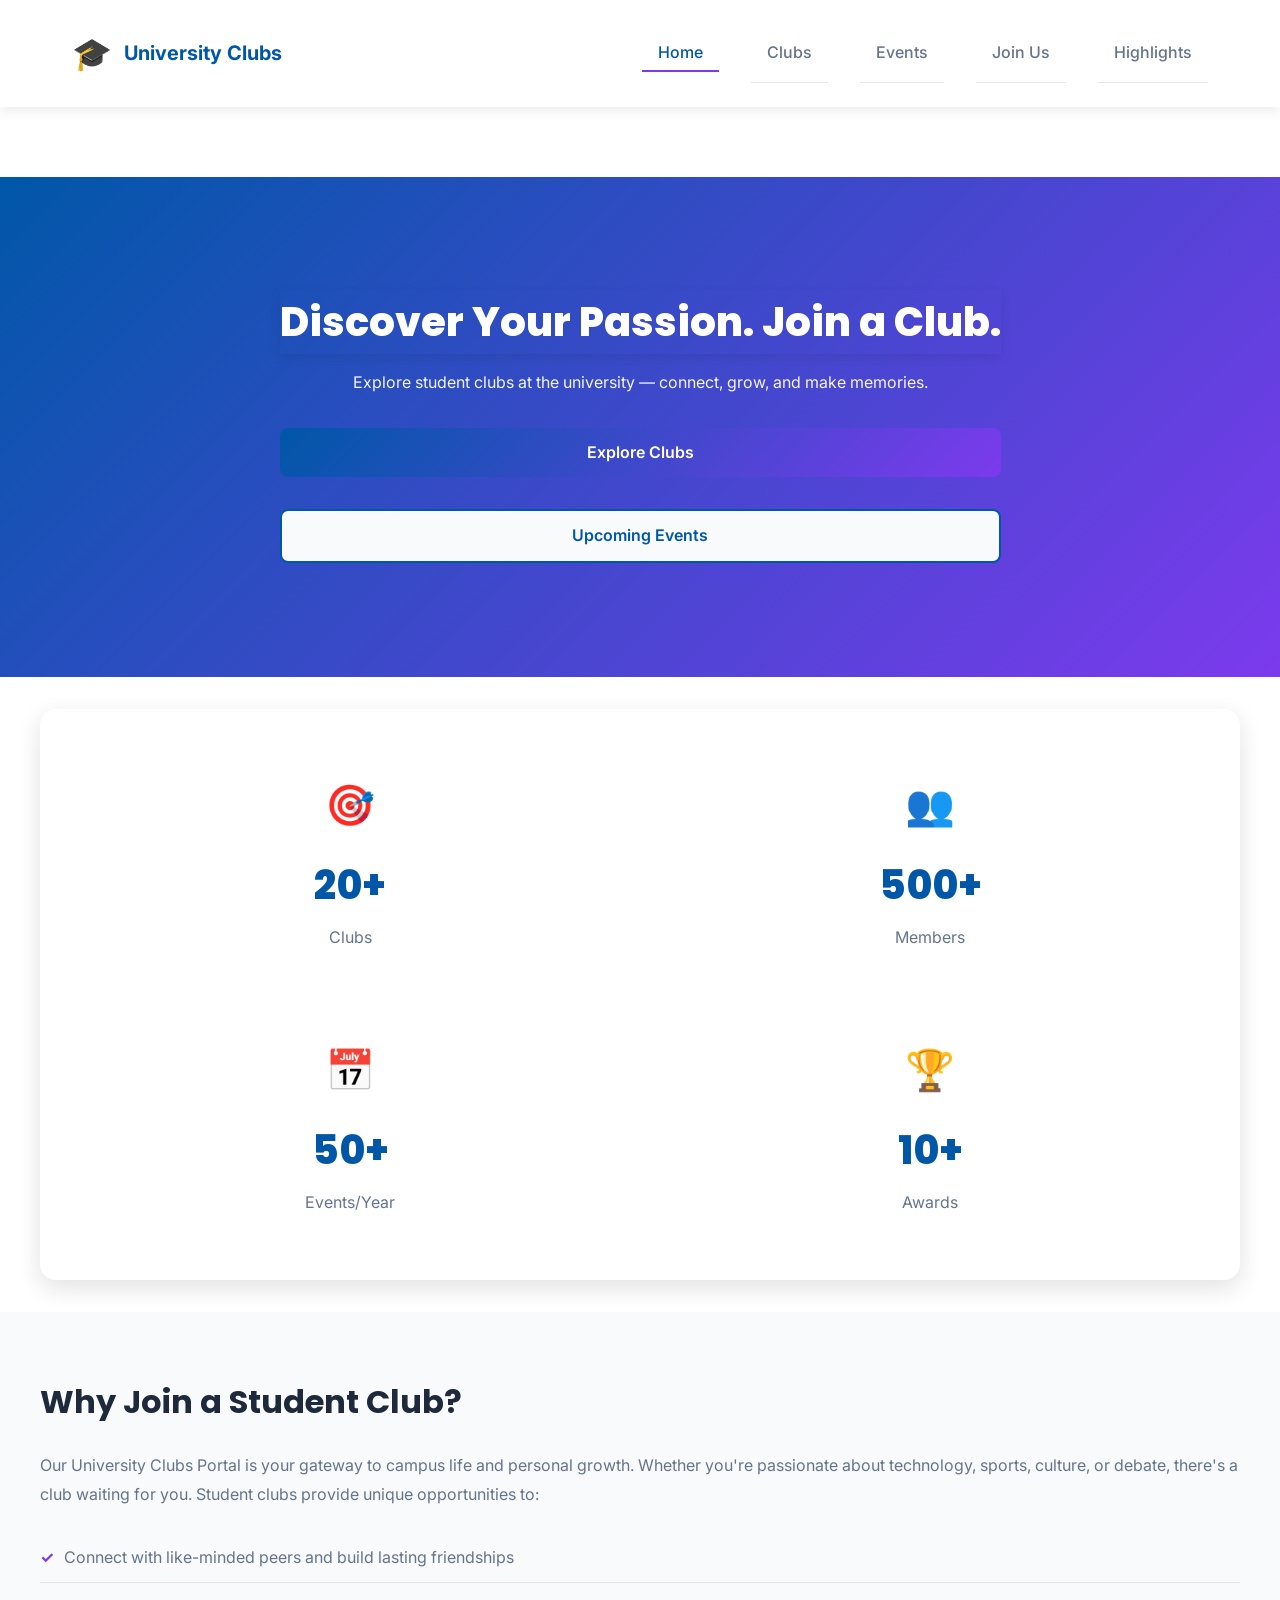
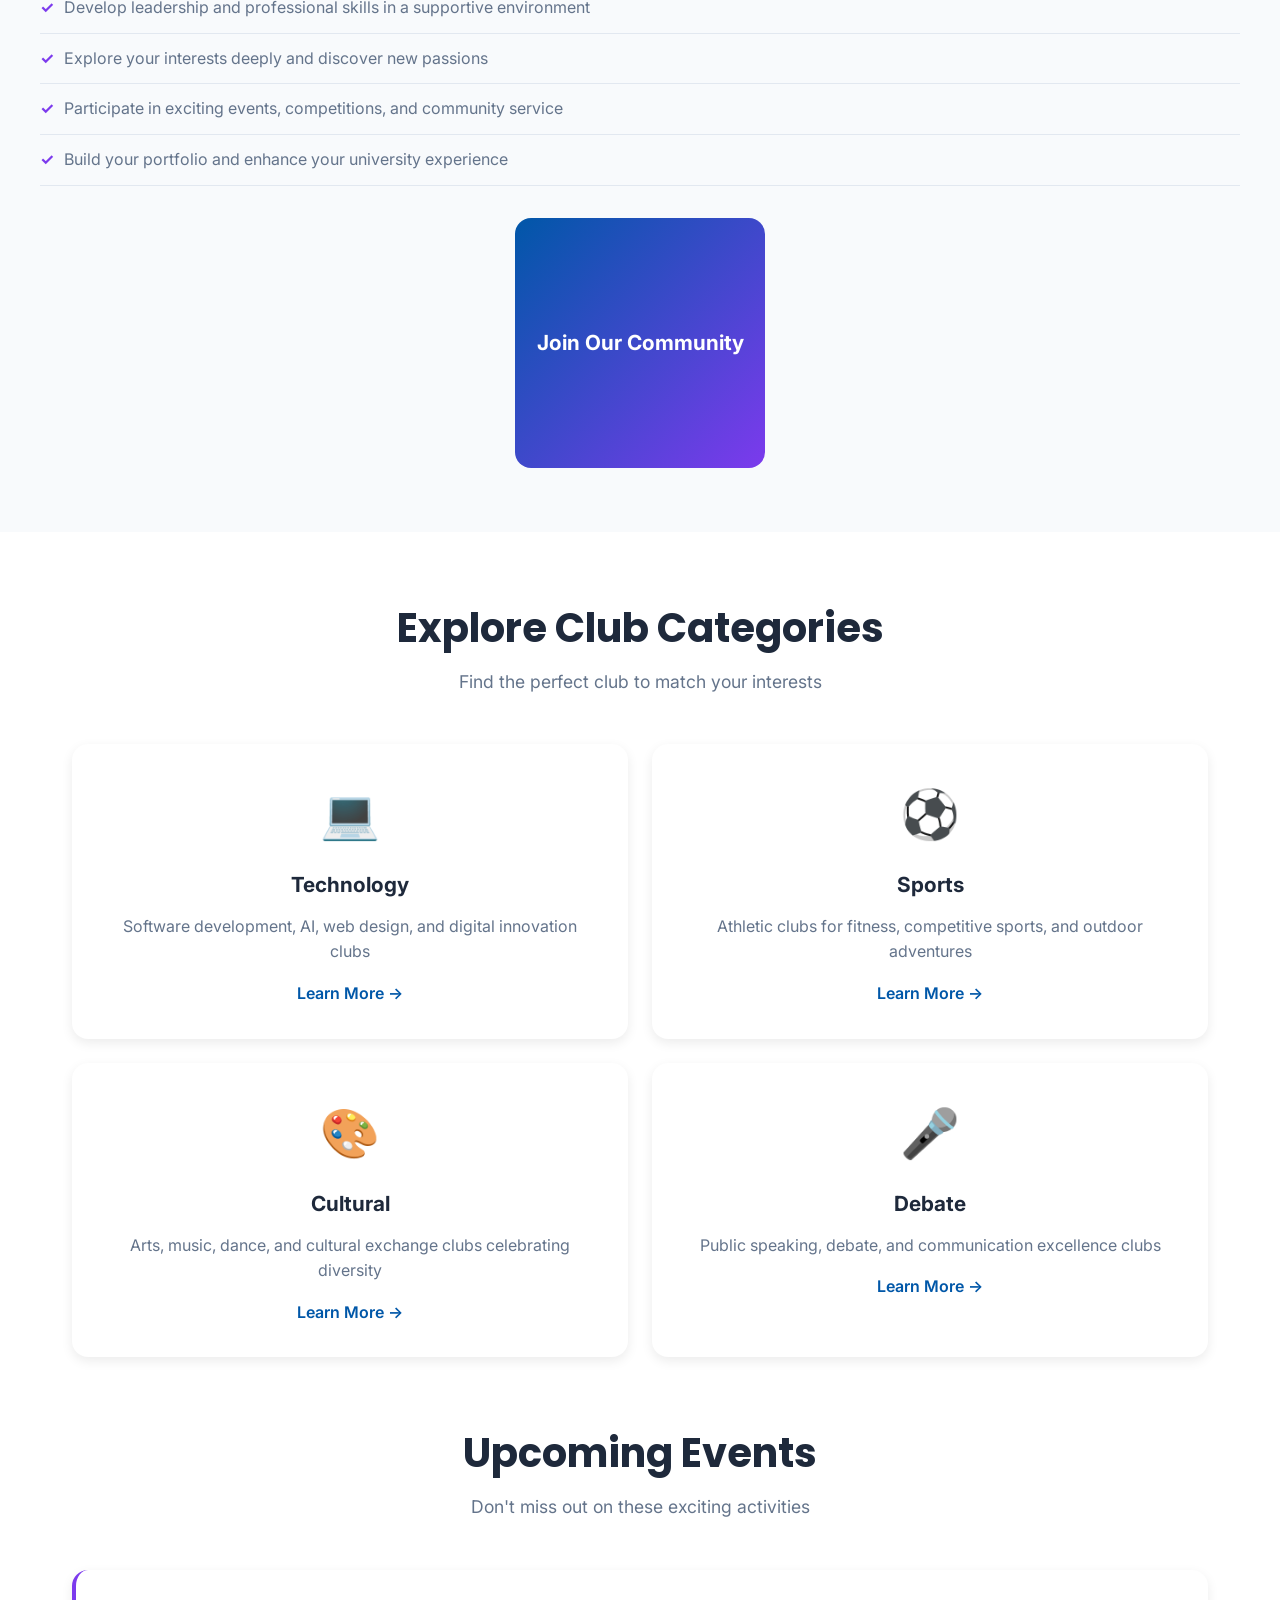
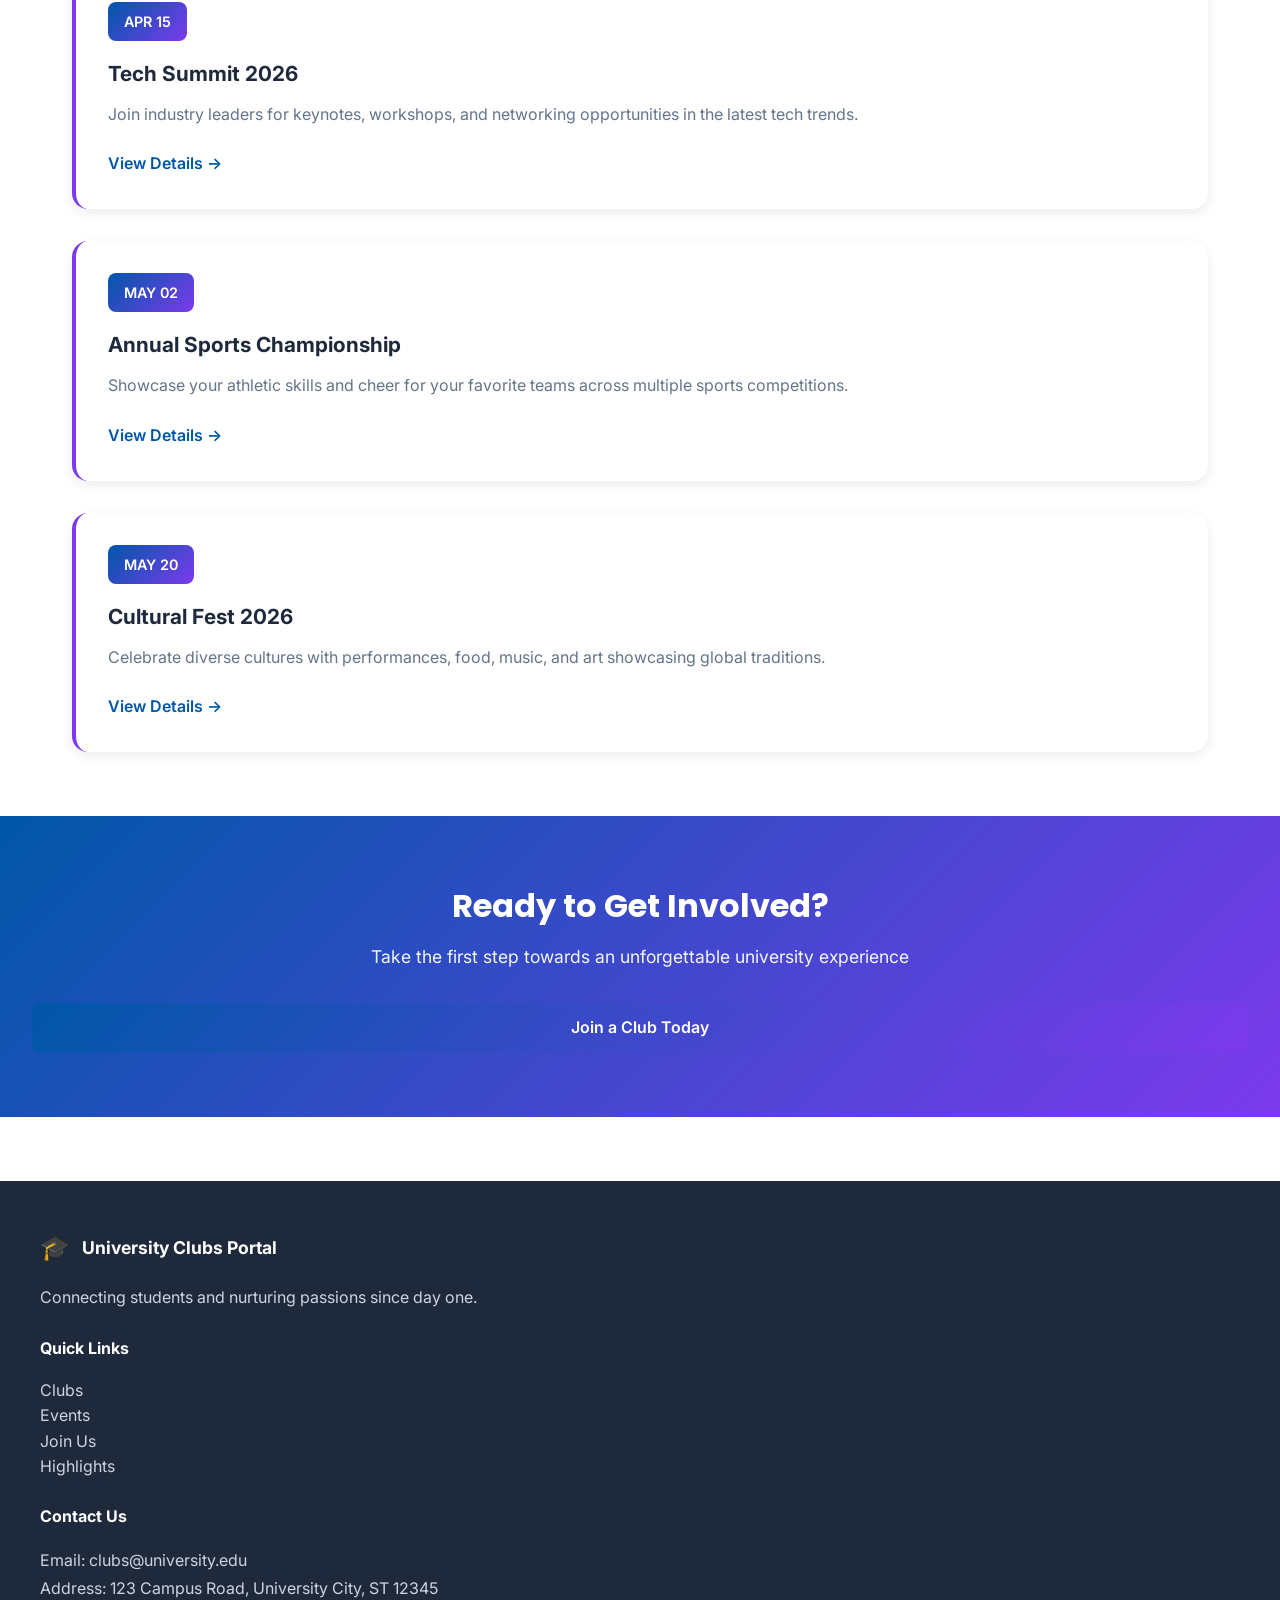
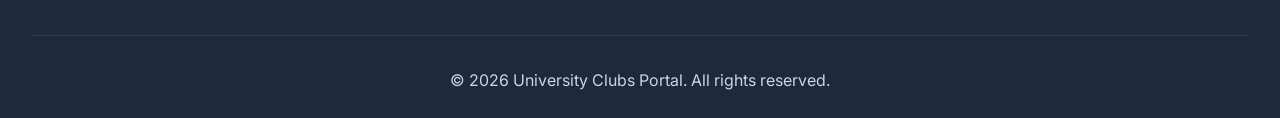
<file: src/index.html>
<!doctype html>
<html lang="en">
  <head>
    <meta charset="UTF-8" />
    <meta name="viewport" content="width=device-width, initial-scale=1.0" />
    <title>University Clubs Portal - Discover Your Passion</title>

    <!-- Google Fonts -->
    <link rel="preconnect" href="https://fonts.googleapis.com" />
    <link rel="preconnect" href="https://fonts.gstatic.com" crossorigin />
    <link
      href="https://fonts.googleapis.com/css2?family=Inter:wght@400;500;600;700&family=Poppins:wght@600;700;800&display=swap"
      rel="stylesheet"
    />

    <!-- Stylesheet -->
    <link rel="stylesheet" href="../styles/style.css" />
  </head>
  <body>
    <!-- Navigation Bar -->
    <nav class="navbar">
      <div class="navbar-container">
        <div class="navbar-brand">
          <span class="brand-logo">🎓</span>
          <span class="brand-name">University Clubs</span>
        </div>
        <button class="hamburger" id="hamburger">
          <span></span>
          <span></span>
          <span></span>
        </button>
        <ul class="nav-links" id="navLinks">
          <li><a href="index.html" class="nav-link active">Home</a></li>
          <li><a href="clubs.html" class="nav-link">Clubs</a></li>
          <li><a href="events.html" class="nav-link">Events</a></li>
          <li><a href="join.html" class="nav-link">Join Us</a></li>
          <li><a href="highlights.html" class="nav-link">Highlights</a></li>
        </ul>
      </div>
    </nav>

    <!-- Hero Section -->
    <section class="hero">
      <div class="hero-content">
        <h1 class="hero-headline">Discover Your Passion. Join a Club.</h1>
        <p class="hero-subheading">
          Explore student clubs at the university — connect, grow, and make
          memories.
        </p>
        <div class="hero-buttons">
          <a href="clubs.html" class="btn btn-primary">Explore Clubs</a>
          <a href="events.html" class="btn btn-secondary">Upcoming Events</a>
        </div>
      </div>
    </section>

    <!-- Stats Bar -->
    <section class="stats-bar">
      <div class="stat-card">
        <div class="stat-icon">🎯</div>
        <div class="stat-value" data-target="20">0</div>
        <div class="stat-label">Clubs</div>
      </div>
      <div class="stat-card">
        <div class="stat-icon">👥</div>
        <div class="stat-value" data-target="500">0</div>
        <div class="stat-label">Members</div>
      </div>
      <div class="stat-card">
        <div class="stat-icon">📅</div>
        <div class="stat-value" data-target="50">0</div>
        <div class="stat-label">Events/Year</div>
      </div>
      <div class="stat-card">
        <div class="stat-icon">🏆</div>
        <div class="stat-value" data-target="10">0</div>
        <div class="stat-label">Awards</div>
      </div>
    </section>

    <!-- About Section -->
    <section class="about">
      <div class="about-container">
        <div class="about-content">
          <h2>Why Join a Student Club?</h2>
          <p>
            Our University Clubs Portal is your gateway to campus life and
            personal growth. Whether you're passionate about technology, sports,
            culture, or debate, there's a club waiting for you. Student clubs
            provide unique opportunities to:
          </p>
          <ul class="about-benefits">
            <li>
              Connect with like-minded peers and build lasting friendships
            </li>
            <li>
              Develop leadership and professional skills in a supportive
              environment
            </li>
            <li>Explore your interests deeply and discover new passions</li>
            <li>
              Participate in exciting events, competitions, and community
              service
            </li>
            <li>Build your portfolio and enhance your university experience</li>
          </ul>
        </div>
        <div class="about-visual">
          <div class="visual-card">
            <div class="visual-inner">
              <span class="visual-text">Join Our Community</span>
            </div>
          </div>
        </div>
      </div>
    </section>

    <!-- Club Categories Preview -->
    <section class="categories">
      <div class="section-header">
        <h2>Explore Club Categories</h2>
        <p>Find the perfect club to match your interests</p>
      </div>
      <div class="categories-grid">
        <div class="category-card">
          <div class="category-icon">💻</div>
          <h3>Technology</h3>
          <p>
            Software development, AI, web design, and digital innovation clubs
          </p>
          <a href="clubs.html" class="learn-more">Learn More →</a>
        </div>
        <div class="category-card">
          <div class="category-icon">⚽</div>
          <h3>Sports</h3>
          <p>
            Athletic clubs for fitness, competitive sports, and outdoor
            adventures
          </p>
          <a href="clubs.html" class="learn-more">Learn More →</a>
        </div>
        <div class="category-card">
          <div class="category-icon">🎨</div>
          <h3>Cultural</h3>
          <p>
            Arts, music, dance, and cultural exchange clubs celebrating
            diversity
          </p>
          <a href="clubs.html" class="learn-more">Learn More →</a>
        </div>
        <div class="category-card">
          <div class="category-icon">🎤</div>
          <h3>Debate</h3>
          <p>Public speaking, debate, and communication excellence clubs</p>
          <a href="clubs.html" class="learn-more">Learn More →</a>
        </div>
      </div>
    </section>

    <!-- Upcoming Events Teaser -->
    <section class="events-teaser">
      <div class="section-header">
        <h2>Upcoming Events</h2>
        <p>Don't miss out on these exciting activities</p>
      </div>
      <div class="events-container">
        <div class="event-card">
          <div class="event-date">APR 15</div>
          <h3>Tech Summit 2026</h3>
          <p>
            Join industry leaders for keynotes, workshops, and networking
            opportunities in the latest tech trends.
          </p>
          <a href="events.html" class="view-details">View Details →</a>
        </div>
        <div class="event-card">
          <div class="event-date">MAY 02</div>
          <h3>Annual Sports Championship</h3>
          <p>
            Showcase your athletic skills and cheer for your favorite teams
            across multiple sports competitions.
          </p>
          <a href="events.html" class="view-details">View Details →</a>
        </div>
        <div class="event-card">
          <div class="event-date">MAY 20</div>
          <h3>Cultural Fest 2026</h3>
          <p>
            Celebrate diverse cultures with performances, food, music, and art
            showcasing global traditions.
          </p>
          <a href="events.html" class="view-details">View Details →</a>
        </div>
      </div>
    </section>

    <!-- Call to Action Banner -->
    <section class="cta-banner">
      <div class="cta-content">
        <h2>Ready to Get Involved?</h2>
        <p>
          Take the first step towards an unforgettable university experience
        </p>
        <a href="join.html" class="btn btn-cta">Join a Club Today</a>
      </div>
    </section>

    <!-- Footer -->
    <footer class="footer">
      <div class="footer-container">
        <div class="footer-section">
          <div class="footer-brand">
            <span class="brand-logo">🎓</span>
            <h3>University Clubs Portal</h3>
          </div>
          <p>Connecting students and nurturing passions since day one.</p>
        </div>
        <div class="footer-section">
          <h4>Quick Links</h4>
          <ul>
            <li><a href="clubs.html">Clubs</a></li>
            <li><a href="events.html">Events</a></li>
            <li><a href="join.html">Join Us</a></li>
            <li><a href="highlights.html">Highlights</a></li>
          </ul>
        </div>
        <div class="footer-section">
          <h4>Contact Us</h4>
          <p>
            Email:
            <a href="mailto:clubs@university.edu">clubs@university.edu</a>
          </p>
          <p>Address: 123 Campus Road, University City, ST 12345</p>
        </div>
      </div>
      <div class="footer-bottom">
        <p>&copy; 2026 University Clubs Portal. All rights reserved.</p>
      </div>
    </footer>

    <!-- Vanilla JavaScript -->
    <script>
      // Hamburger Menu Toggle
      const hamburger = document.getElementById("hamburger");
      const navLinks = document.getElementById("navLinks");

      hamburger.addEventListener("click", () => {
        navLinks.classList.toggle("active");
      });

      // Close menu when a link is clicked
      document.querySelectorAll(".nav-link").forEach((link) => {
        link.addEventListener("click", () => {
          navLinks.classList.remove("active");
        });
      });

      // Sticky Navbar Shadow on Scroll
      const navbar = document.querySelector(".navbar");
      window.addEventListener("scroll", () => {
        if (window.scrollY > 50) {
          navbar.classList.add("scrolled");
        } else {
          navbar.classList.remove("scrolled");
        }
      });

      // Animated Counter for Stats
      function animateCounters() {
        const counters = document.querySelectorAll(".stat-value");

        counters.forEach((counter) => {
          const target = parseInt(counter.getAttribute("data-target"));
          const increment = target / 30;
          let current = 0;

          const updateCounter = () => {
            current += increment;
            if (current < target) {
              counter.textContent = Math.floor(current) + "+";
              requestAnimationFrame(updateCounter);
            } else {
              counter.textContent = target + "+";
            }
          };

          updateCounter();
        });
      }

      // Trigger animation when stats section is visible
      const statsSection = document.querySelector(".stats-bar");
      const observer = new IntersectionObserver((entries) => {
        if (entries[0].isIntersecting) {
          animateCounters();
          observer.unobserve(statsSection);
        }
      });

      observer.observe(statsSection);
    </script>
  </body>
</html>
</file>
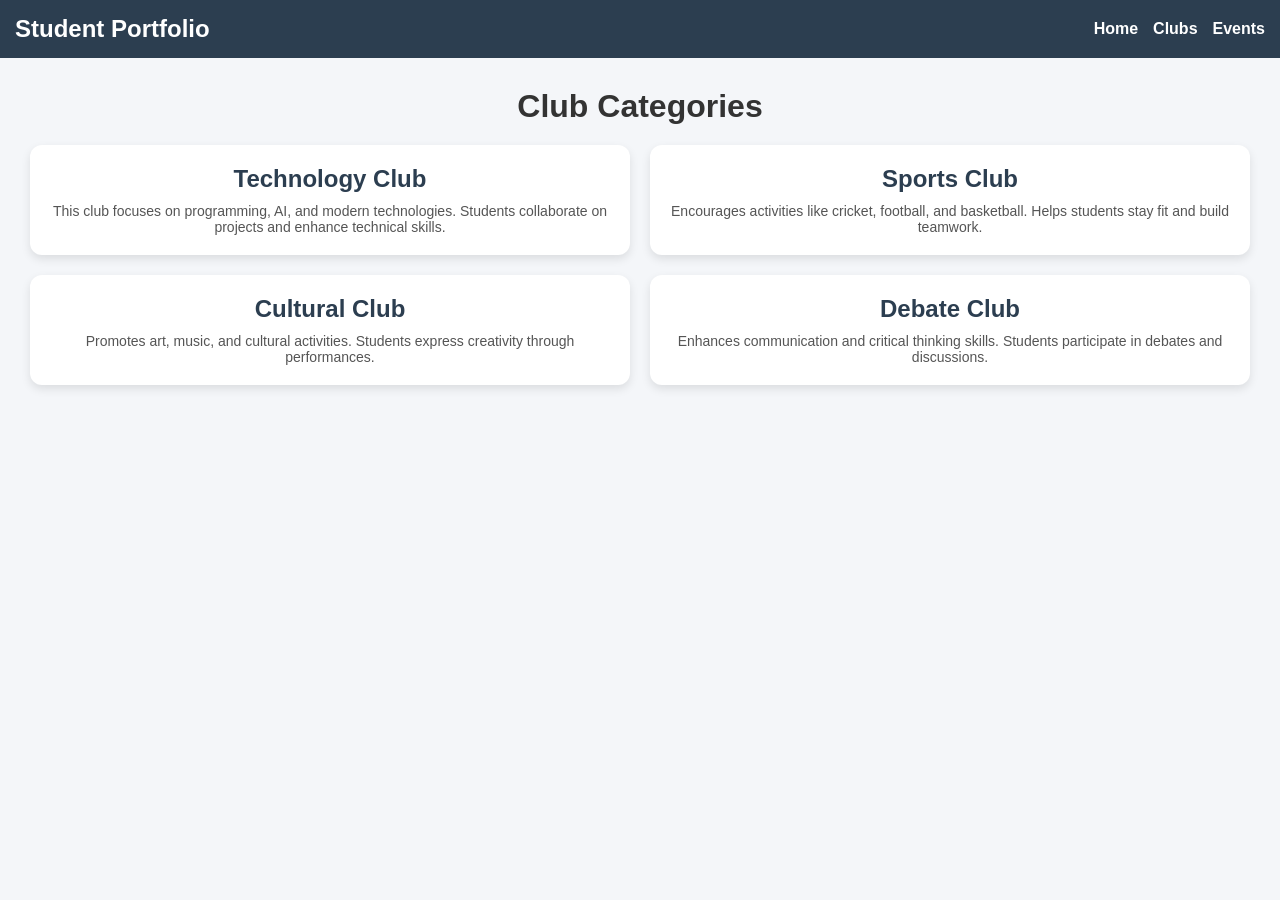
<file: clubs.html>
<!DOCTYPE html>
<html lang="en">
<head>
    <meta charset="UTF-8">
    <meta name="viewport" content="width=device-width, initial-scale=1.0">
    <title>Club Categories</title>

    <style>
        * {
            margin: 0;
            padding: 0;
            box-sizing: border-box;
            font-family: Arial, sans-serif;
        }

        body {
            background-color: #f4f6f9;
        }

        /* Navbar */
        .navbar {
            background: #2c3e50;
            color: white;
            padding: 15px;
            display: flex;
            justify-content: space-between;
            align-items: center;
        }

        .navbar ul {
            list-style: none;
            display: flex;
            gap: 15px;
        }

        .navbar a {
            color: white;
            text-decoration: none;
            font-weight: bold;
        }

        .navbar a:hover {
            text-decoration: underline;
        }

        /* Container */
        .container {
            padding: 30px;
            text-align: center;
        }

        h1 {
            margin-bottom: 20px;
            color: #333;
        }

        /* Grid Layout */
        .clubs {
            display: grid;
            grid-template-columns: repeat(2, 1fr);
            gap: 20px;
        }

        /* Cards */
        .card {
            background: white;
            padding: 20px;
            border-radius: 12px;
            box-shadow: 0 4px 10px rgba(0,0,0,0.1);
            transition: 0.3s;
        }

        .card:hover {
            transform: translateY(-5px);
        }

        .card h2 {
            color: #2c3e50;
            margin-bottom: 10px;
        }

        .card p {
            color: #555;
            font-size: 14px;
        }

        /* Mobile Responsive */
        @media (max-width: 768px) {
            .clubs {
                grid-template-columns: 1fr;
            }

            .navbar {
                flex-direction: column;
                gap: 10px;
            }
        }
    </style>
</head>
<body>

    <!-- Navbar -->
    <nav class="navbar">
        <h2>Student Portfolio</h2>
        <ul>
            <li><a href="#">Home</a></li>
            <li><a href="#">Clubs</a></li>
            <li><a href="#">Events</a></li>
        </ul>
    </nav>

    <!-- Main Content -->
    <div class="container">
        <h1>Club Categories</h1>

        <div class="clubs">

            <div class="card">
                <h2>Technology Club</h2>
                <p>
                    This club focuses on programming, AI, and modern technologies.
                    Students collaborate on projects and enhance technical skills.
                </p>
            </div>

            <div class="card">
                <h2>Sports Club</h2>
                <p>
                    Encourages activities like cricket, football, and basketball.
                    Helps students stay fit and build teamwork.
                </p>
            </div>

            <div class="card">
                <h2>Cultural Club</h2>
                <p>
                    Promotes art, music, and cultural activities.
                    Students express creativity through performances.
                </p>
            </div>

            <div class="card">
                <h2>Debate Club</h2>
                <p>
                    Enhances communication and critical thinking skills.
                    Students participate in debates and discussions.
                </p>
            </div>

        </div>
    </div>

</body>
</html>
</file>
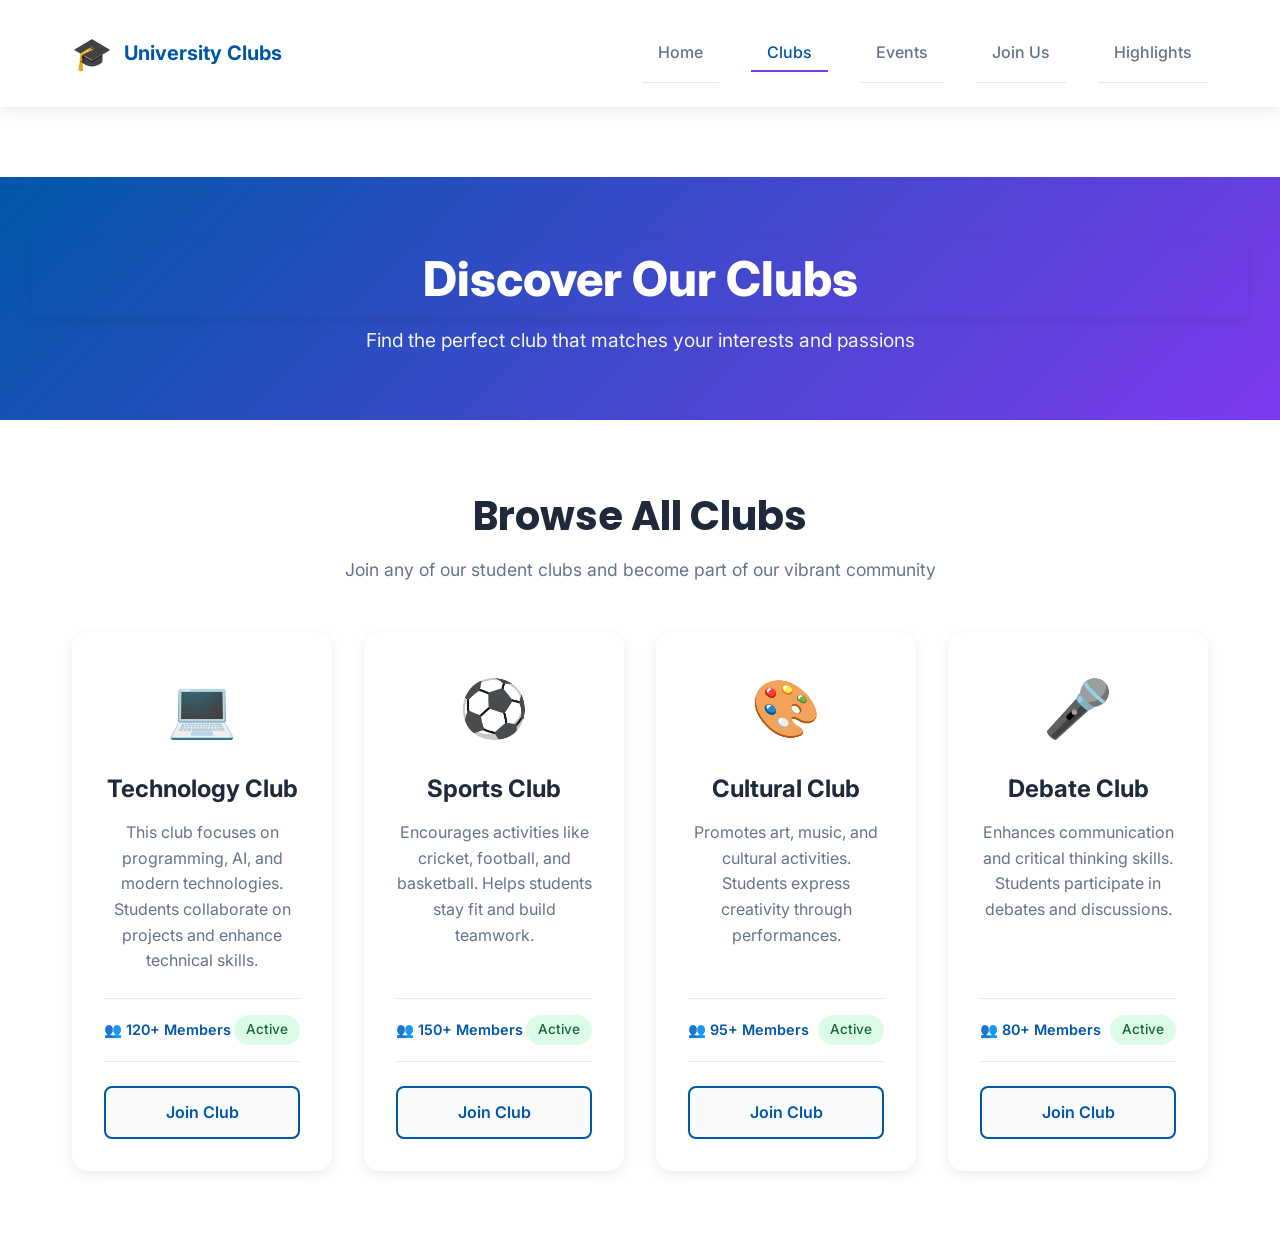
<file: src/clubs.html>
<!doctype html>
<html lang="en">
  <head>
    <meta charset="UTF-8" />
    <meta name="viewport" content="width=device-width, initial-scale=1.0" />
    <title>University Clubs - Browse All Clubs</title>

    <!-- Google Fonts -->
    <link rel="preconnect" href="https://fonts.googleapis.com" />
    <link rel="preconnect" href="https://fonts.gstatic.com" crossorigin />
    <link
      href="https://fonts.googleapis.com/css2?family=Inter:wght@400;500;600;700&family=Poppins:wght@600;700;800&display=swap"
      rel="stylesheet"
    />

    <!-- Stylesheet -->
    <link rel="stylesheet" href="../styles/style.css" />
  </head>
  <body>
    <!-- Navigation Bar -->
    <nav class="navbar">
      <div class="navbar-container">
        <div class="navbar-brand">
          <span class="brand-logo">🎓</span>
          <span class="brand-name">University Clubs</span>
        </div>
        <button class="hamburger" id="hamburger">
          <span></span>
          <span></span>
          <span></span>
        </button>
        <ul class="nav-links" id="navLinks">
          <li><a href="index.html" class="nav-link">Home</a></li>
          <li><a href="clubs.html" class="nav-link active">Clubs</a></li>
          <li><a href="events.html" class="nav-link">Events</a></li>
          <li><a href="join.html" class="nav-link">Join Us</a></li>
          <li><a href="highlights.html" class="nav-link">Highlights</a></li>
        </ul>
      </div>
    </nav>

    <!-- Page Hero Banner -->
    <section class="page-hero">
      <div class="page-hero-content">
        <h1>Discover Our Clubs</h1>
        <p>Find the perfect club that matches your interests and passions</p>
      </div>
    </section>

    <!-- Clubs Section -->
    <section class="clubs-section">
      <div class="section-header">
        <h2>Browse All Clubs</h2>
        <p>
          Join any of our student clubs and become part of our vibrant community
        </p>
      </div>

      <div class="clubs-grid">
        <div class="club-card">
          <div class="club-icon">💻</div>
          <h3>Technology Club</h3>
          <p>
            This club focuses on programming, AI, and modern technologies.
            Students collaborate on projects and enhance technical skills.
          </p>
          <div class="club-info">
            <span class="club-members">👥 120+ Members</span>
            <span class="club-status">Active</span>
          </div>
          <a href="join.html" class="btn btn-secondary">Join Club</a>
        </div>

        <div class="club-card">
          <div class="club-icon">⚽</div>
          <h3>Sports Club</h3>
          <p>
            Encourages activities like cricket, football, and basketball. Helps
            students stay fit and build teamwork.
          </p>
          <div class="club-info">
            <span class="club-members">👥 150+ Members</span>
            <span class="club-status">Active</span>
          </div>
          <a href="join.html" class="btn btn-secondary">Join Club</a>
        </div>

        <div class="club-card">
          <div class="club-icon">🎨</div>
          <h3>Cultural Club</h3>
          <p>
            Promotes art, music, and cultural activities. Students express
            creativity through performances.
          </p>
          <div class="club-info">
            <span class="club-members">👥 95+ Members</span>
            <span class="club-status">Active</span>
          </div>
          <a href="join.html" class="btn btn-secondary">Join Club</a>
        </div>

        <div class="club-card">
          <div class="club-icon">🎤</div>
          <h3>Debate Club</h3>
          <p>
            Enhances communication and critical thinking skills. Students
            participate in debates and discussions.
          </p>
          <div class="club-info">
            <span class="club-members">👥 80+ Members</span>
            <span class="club-status">Active</span>
          </div>
          <a href="join.html" class="btn btn-secondary">Join Club</a>
        </div>
      </div>
    </section>
  </body>
</html>
</file>
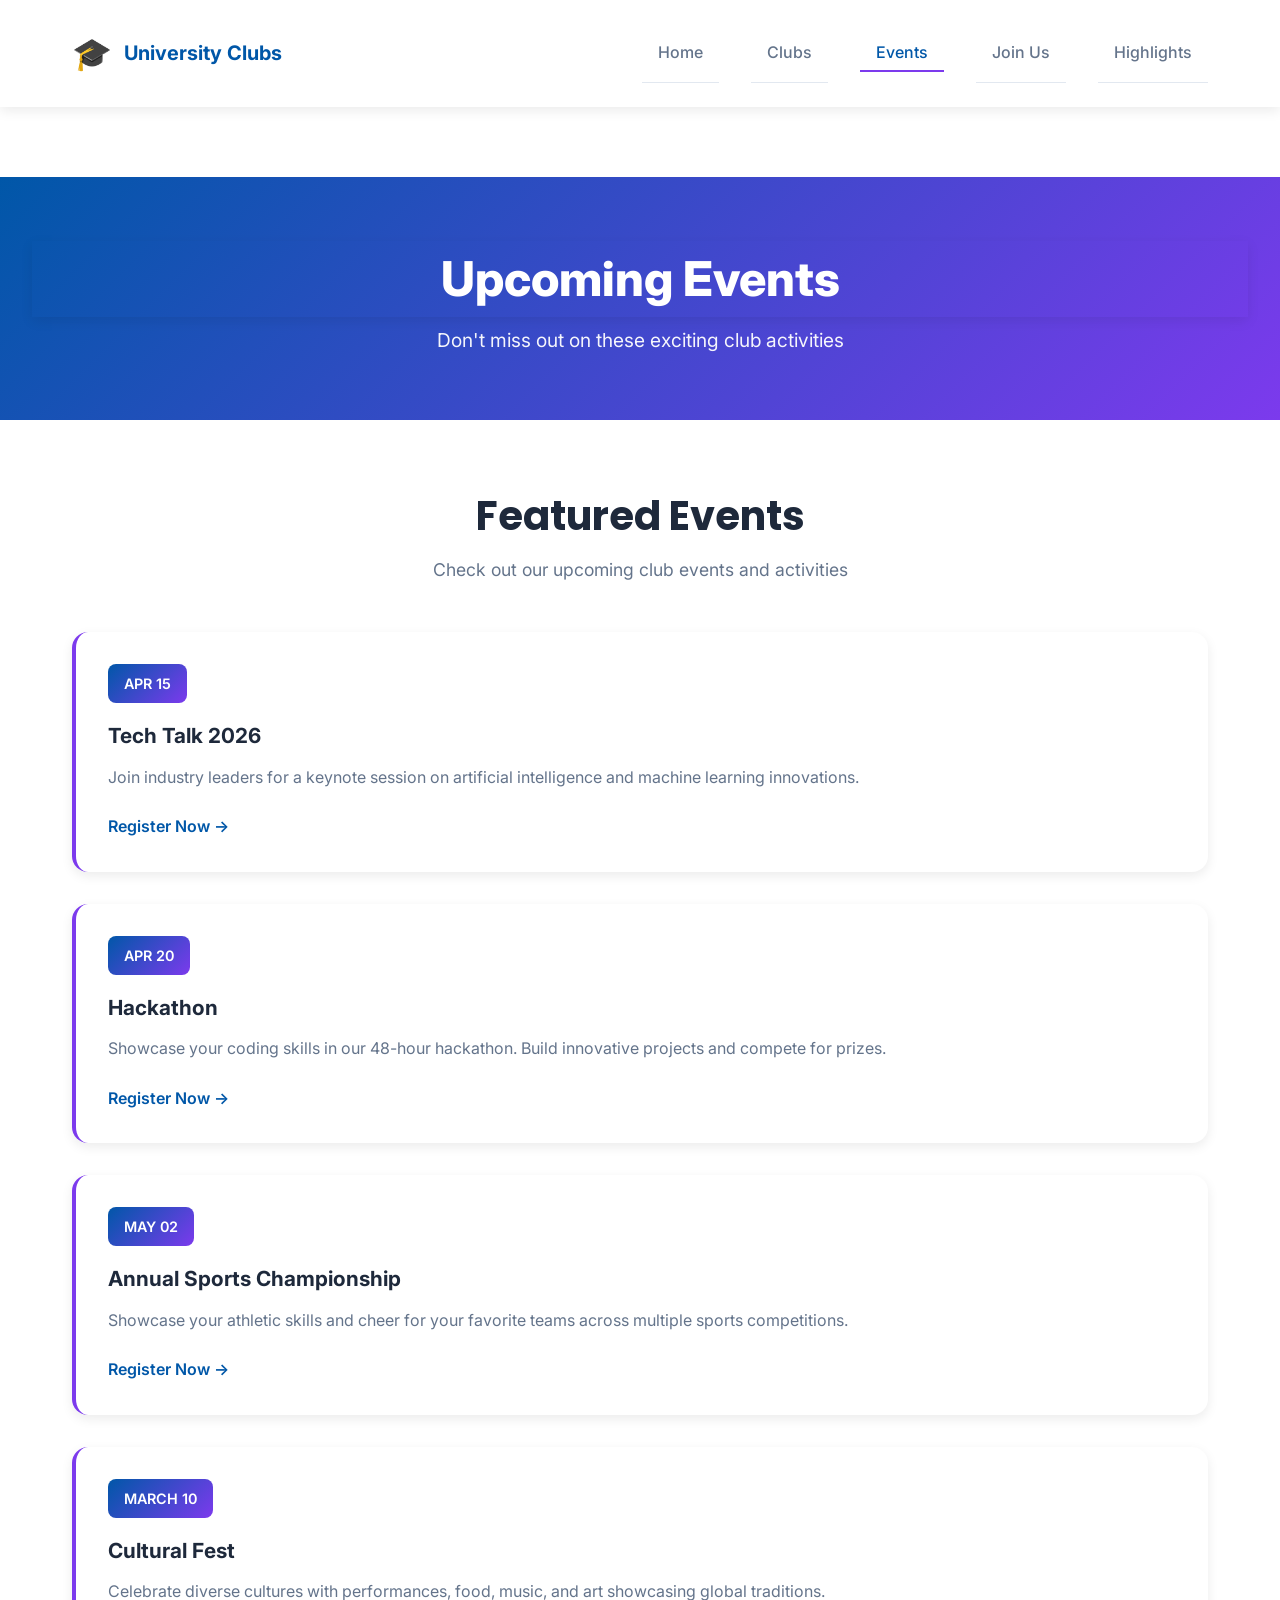
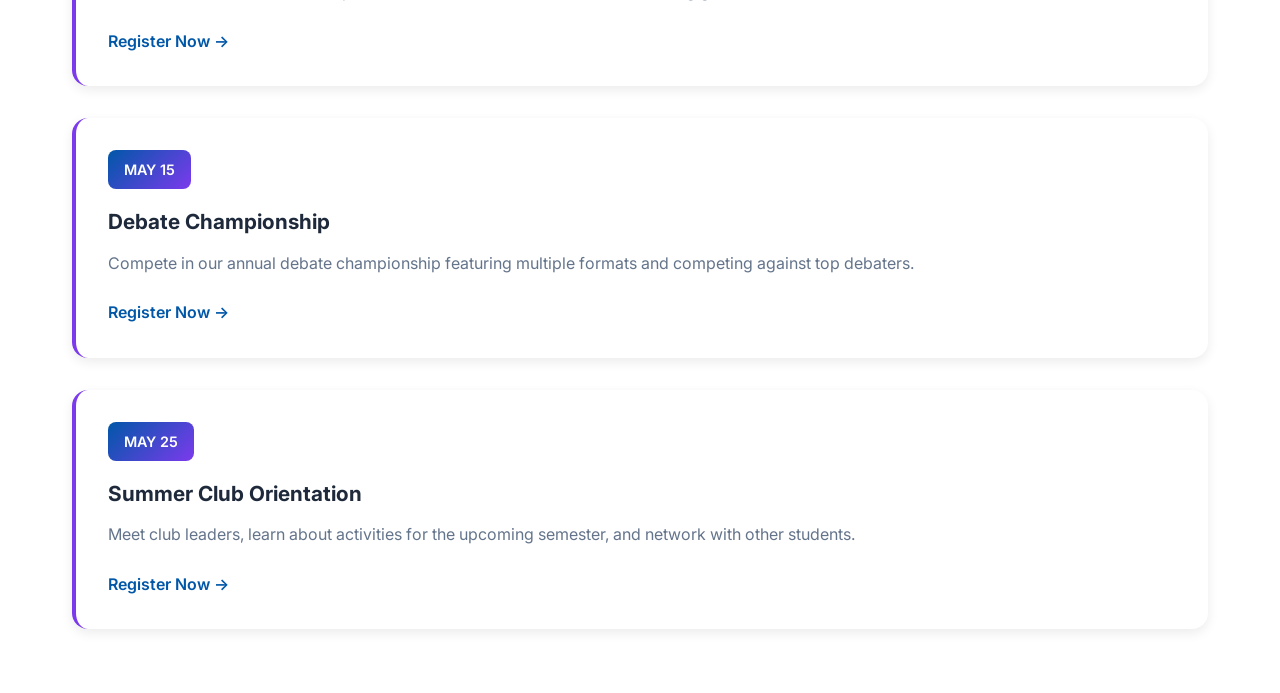
<file: src/events.html>
<!doctype html>
<html lang="en">
  <head>
    <meta charset="UTF-8" />
    <meta name="viewport" content="width=device-width, initial-scale=1.0" />
    <title>University Clubs - Upcoming Events</title>

    <!-- Google Fonts -->
    <link rel="preconnect" href="https://fonts.googleapis.com" />
    <link rel="preconnect" href="https://fonts.gstatic.com" crossorigin />
    <link
      href="https://fonts.googleapis.com/css2?family=Inter:wght@400;500;600;700&family=Poppins:wght@600;700;800&display=swap"
      rel="stylesheet"
    />

    <!-- Stylesheet -->
    <link rel="stylesheet" href="../styles/style.css" />
  </head>
  <body>
    <!-- Navigation Bar -->
    <nav class="navbar">
      <div class="navbar-container">
        <div class="navbar-brand">
          <span class="brand-logo">🎓</span>
          <span class="brand-name">University Clubs</span>
        </div>
        <button class="hamburger" id="hamburger">
          <span></span>
          <span></span>
          <span></span>
        </button>
        <ul class="nav-links" id="navLinks">
          <li><a href="index.html" class="nav-link">Home</a></li>
          <li><a href="clubs.html" class="nav-link">Clubs</a></li>
          <li><a href="events.html" class="nav-link active">Events</a></li>
          <li><a href="join.html" class="nav-link">Join Us</a></li>
          <li><a href="highlights.html" class="nav-link">Highlights</a></li>
        </ul>
      </div>
    </nav>

    <!-- Page Hero Banner -->
    <section class="page-hero">
      <div class="page-hero-content">
        <h1>Upcoming Events</h1>
        <p>Don't miss out on these exciting club activities</p>
      </div>
    </section>

    <!-- Events Section -->
    <section class="events-teaser">
      <div class="section-header">
        <h2>Featured Events</h2>
        <p>Check out our upcoming club events and activities</p>
      </div>
      <div class="events-container">
        <div class="event-card">
          <div class="event-date">APR 15</div>
          <h3>Tech Talk 2026</h3>
          <p>
            Join industry leaders for a keynote session on artificial
            intelligence and machine learning innovations.
          </p>
          <a href="join.html" class="view-details">Register Now →</a>
        </div>
        <div class="event-card">
          <div class="event-date">APR 20</div>
          <h3>Hackathon</h3>
          <p>
            Showcase your coding skills in our 48-hour hackathon. Build
            innovative projects and compete for prizes.
          </p>
          <a href="join.html" class="view-details">Register Now →</a>
        </div>
        <div class="event-card">
          <div class="event-date">MAY 02</div>
          <h3>Annual Sports Championship</h3>
          <p>
            Showcase your athletic skills and cheer for your favorite teams
            across multiple sports competitions.
          </p>
          <a href="join.html" class="view-details">Register Now →</a>
        </div>
        <div class="event-card">
          <div class="event-date">MARCH 10</div>
          <h3>Cultural Fest</h3>
          <p>
            Celebrate diverse cultures with performances, food, music, and art
            showcasing global traditions.
          </p>
          <a href="join.html" class="view-details">Register Now →</a>
        </div>
        <div class="event-card">
          <div class="event-date">MAY 15</div>
          <h3>Debate Championship</h3>
          <p>
            Compete in our annual debate championship featuring multiple formats
            and competing against top debaters.
          </p>
          <a href="join.html" class="view-details">Register Now →</a>
        </div>
        <div class="event-card">
          <div class="event-date">MAY 25</div>
          <h3>Summer Club Orientation</h3>
          <p>
            Meet club leaders, learn about activities for the upcoming semester,
            and network with other students.
          </p>
          <a href="join.html" class="view-details">Register Now →</a>
        </div>
      </div>
    </section>
  </body>
</html>
</file>
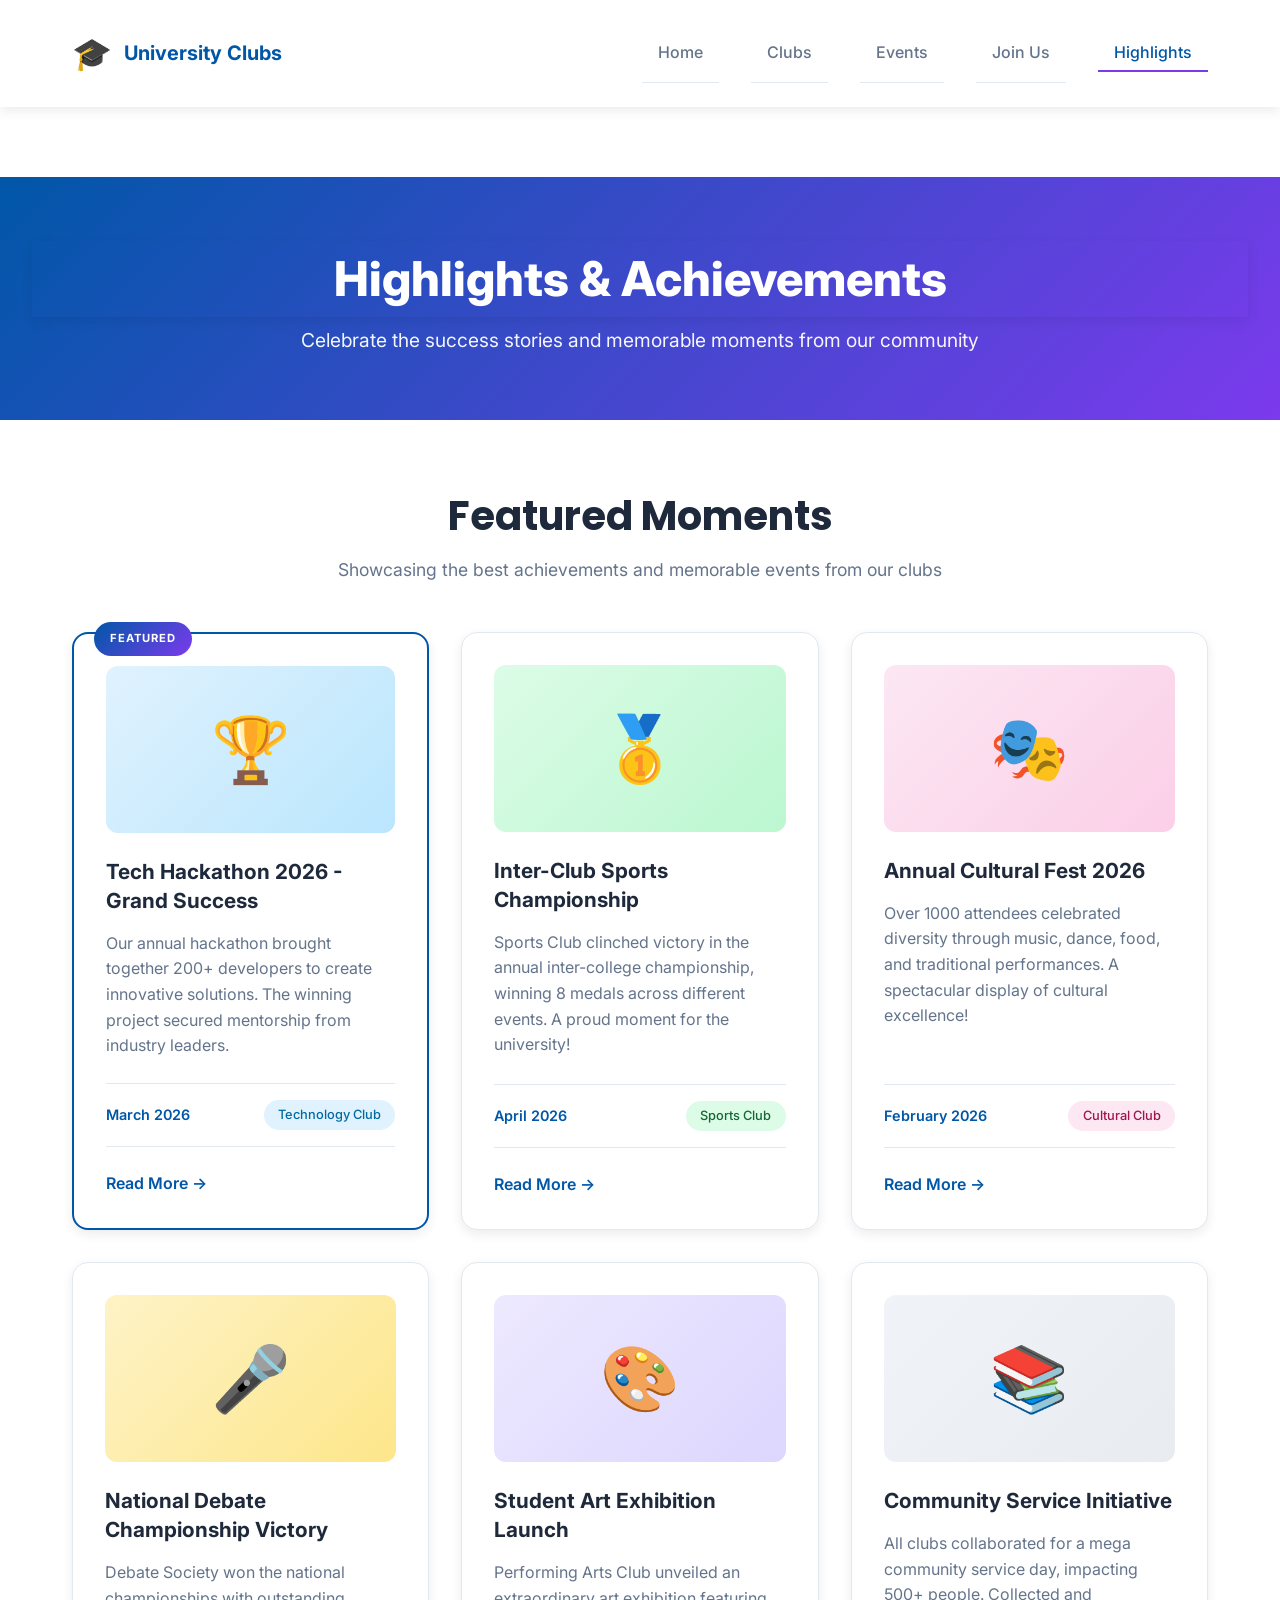
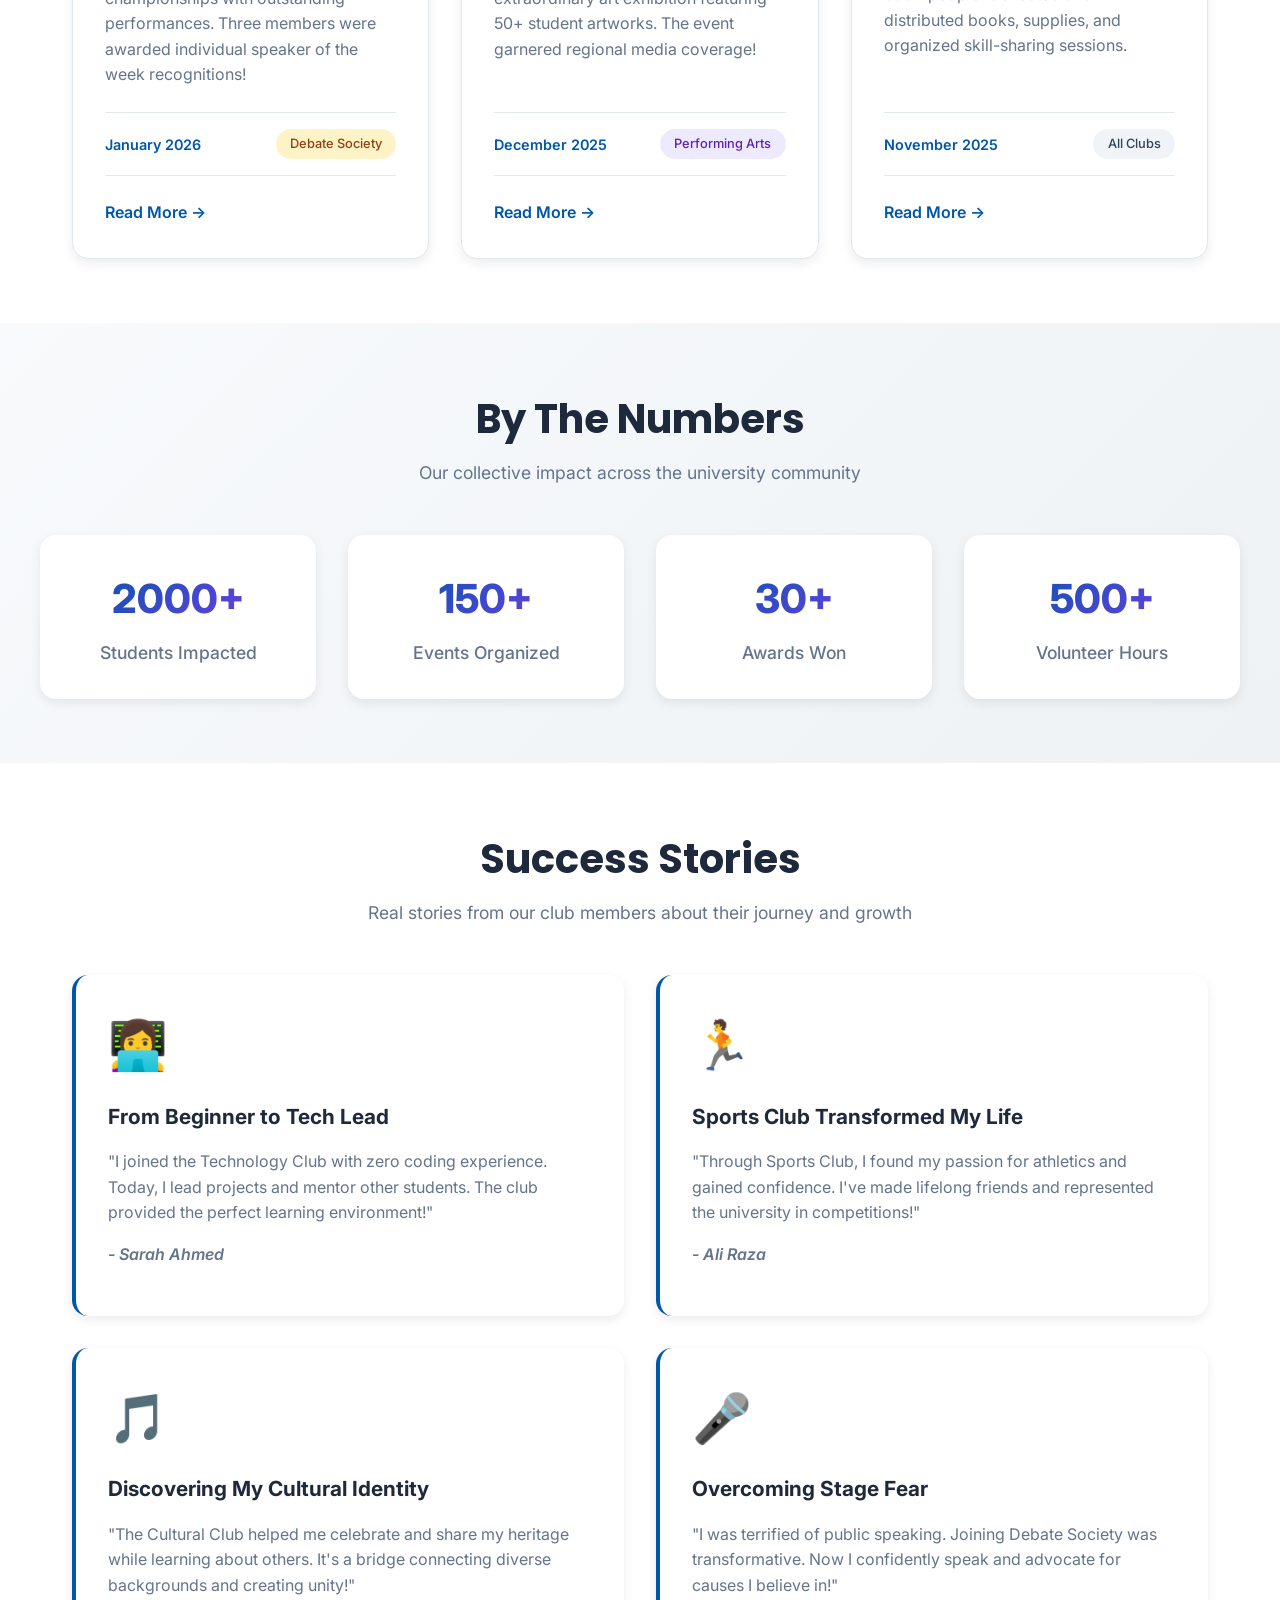
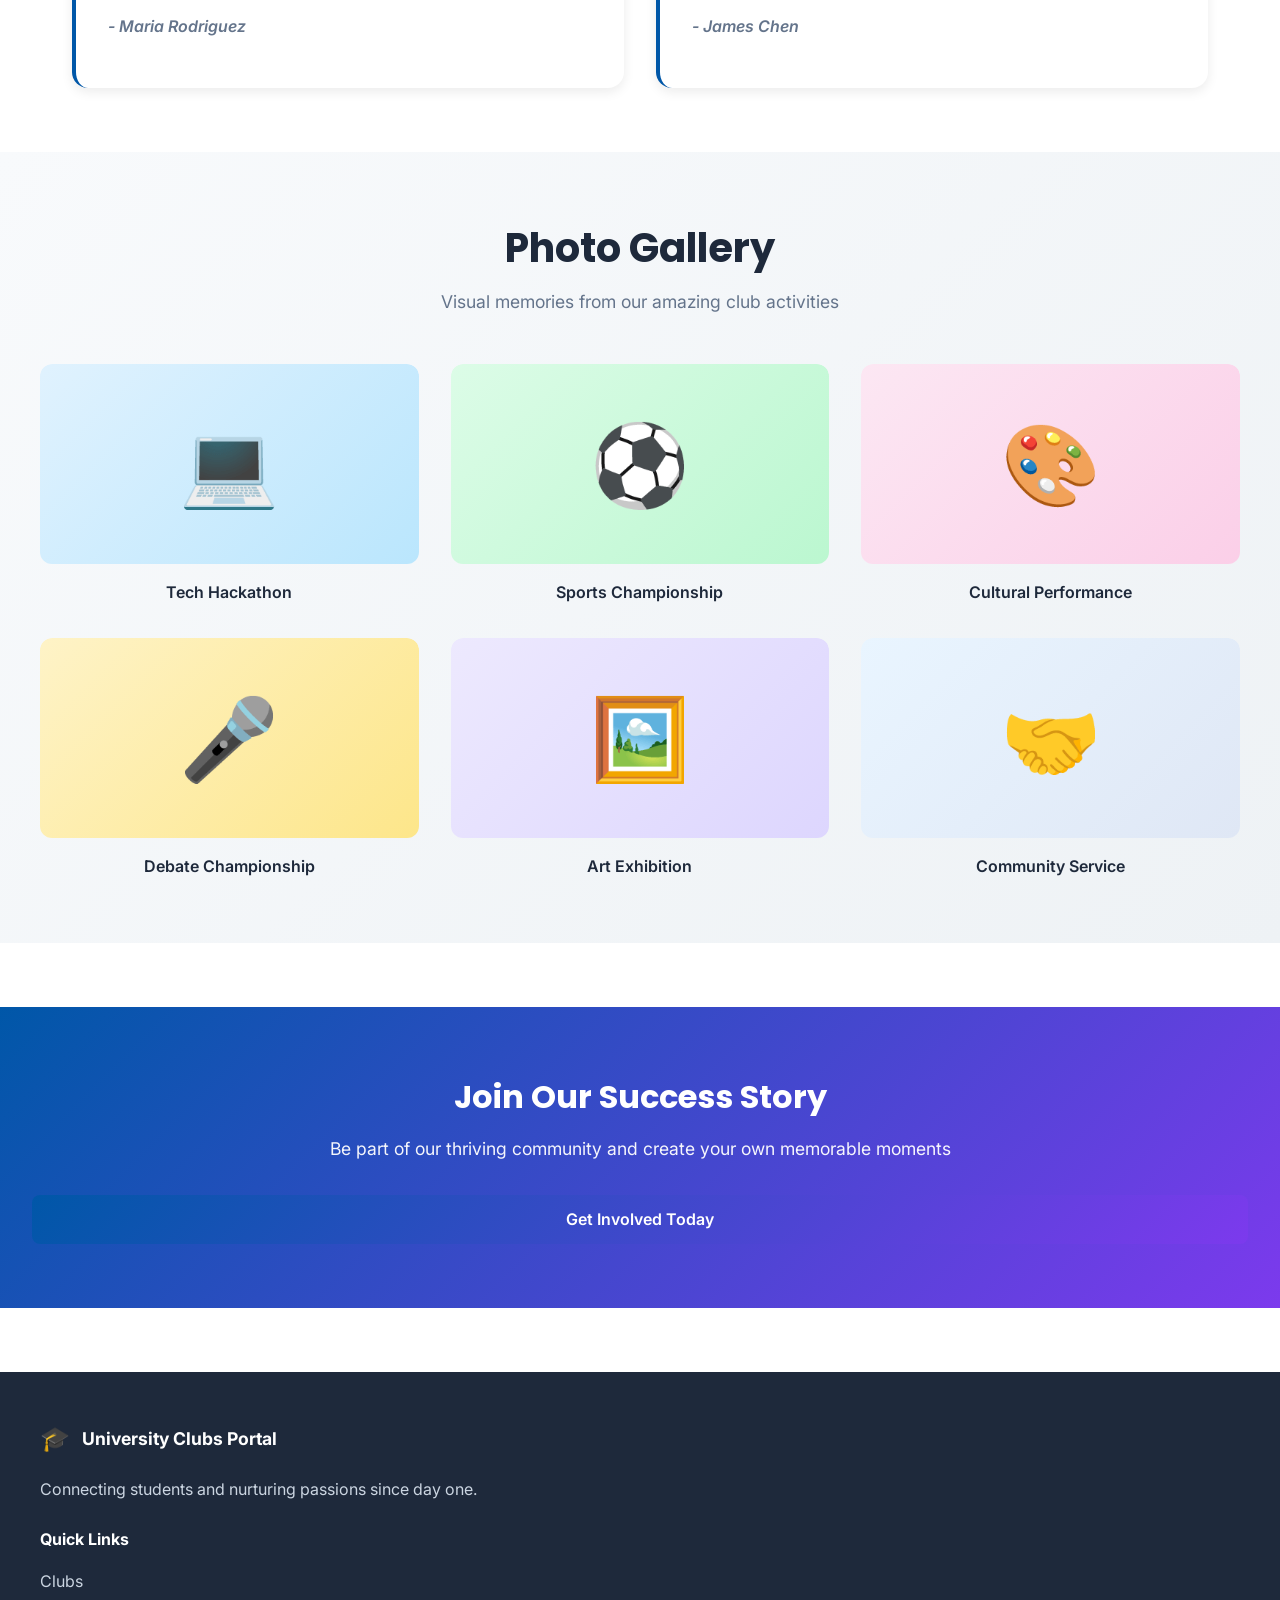
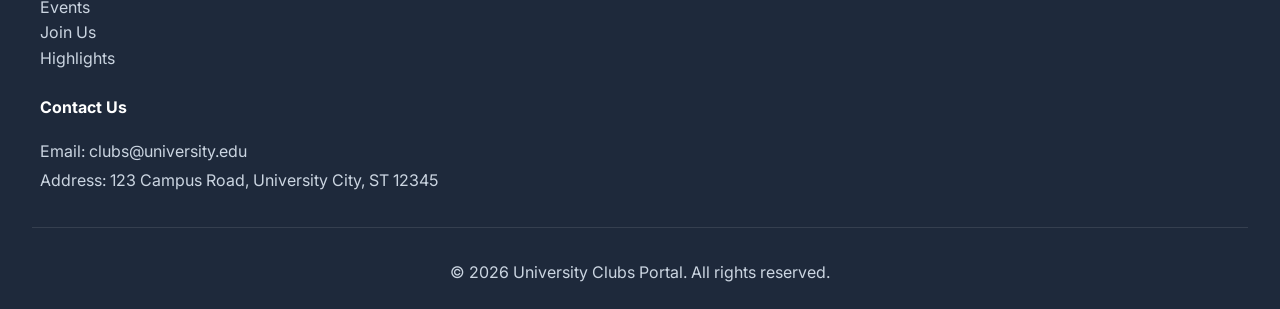
<file: src/highlights.html>
<!doctype html>
<html lang="en">
  <head>
    <meta charset="UTF-8" />
    <meta name="viewport" content="width=device-width, initial-scale=1.0" />
    <title>University Clubs - Highlights</title>

    <!-- Google Fonts -->
    <link rel="preconnect" href="https://fonts.googleapis.com" />
    <link rel="preconnect" href="https://fonts.gstatic.com" crossorigin />
    <link
      href="https://fonts.googleapis.com/css2?family=Inter:wght@400;500;600;700&family=Poppins:wght@600;700;800&display=swap"
      rel="stylesheet"
    />

    <!-- Stylesheet -->
    <link rel="stylesheet" href="../styles/style.css" />
  </head>
  <body>
    <!-- Navigation Bar -->
    <nav class="navbar">
      <div class="navbar-container">
        <div class="navbar-brand">
          <span class="brand-logo">🎓</span>
          <span class="brand-name">University Clubs</span>
        </div>
        <button class="hamburger" id="hamburger">
          <span></span>
          <span></span>
          <span></span>
        </button>
        <ul class="nav-links" id="navLinks">
          <li><a href="index.html" class="nav-link">Home</a></li>
          <li><a href="clubs.html" class="nav-link">Clubs</a></li>
          <li><a href="events.html" class="nav-link">Events</a></li>
          <li><a href="join.html" class="nav-link">Join Us</a></li>
          <li>
            <a href="highlights.html" class="nav-link active">Highlights</a>
          </li>
        </ul>
      </div>
    </nav>

    <!-- Page Hero Banner -->
    <section class="page-hero">
      <div class="page-hero-content">
        <h1>Highlights & Achievements</h1>
        <p>
          Celebrate the success stories and memorable moments from our community
        </p>
      </div>
    </section>

    <!-- Featured Highlights Section -->
    <section class="highlights-section">
      <div class="section-header">
        <h2>Featured Moments</h2>
        <p>
          Showcasing the best achievements and memorable events from our clubs
        </p>
      </div>

      <div class="highlights-grid">
        <div class="highlight-card featured">
          <div class="highlight-image tech-bg">🏆</div>
          <h3>Tech Hackathon 2026 - Grand Success</h3>
          <p>
            Our annual hackathon brought together 200+ developers to create
            innovative solutions. The winning project secured mentorship from
            industry leaders.
          </p>
          <div class="highlight-meta">
            <span class="highlight-date">March 2026</span>
            <span class="highlight-tag tech-tag">Technology Club</span>
          </div>
          <a href="#" class="read-more">Read More →</a>
        </div>

        <div class="highlight-card">
          <div class="highlight-image sports-bg">🥇</div>
          <h3>Inter-Club Sports Championship</h3>
          <p>
            Sports Club clinched victory in the annual inter-college
            championship, winning 8 medals across different events. A proud
            moment for the university!
          </p>
          <div class="highlight-meta">
            <span class="highlight-date">April 2026</span>
            <span class="highlight-tag sports-tag">Sports Club</span>
          </div>
          <a href="#" class="read-more">Read More →</a>
        </div>

        <div class="highlight-card">
          <div class="highlight-image cultural-bg">🎭</div>
          <h3>Annual Cultural Fest 2026</h3>
          <p>
            Over 1000 attendees celebrated diversity through music, dance, food,
            and traditional performances. A spectacular display of cultural
            excellence!
          </p>
          <div class="highlight-meta">
            <span class="highlight-date">February 2026</span>
            <span class="highlight-tag cultural-tag">Cultural Club</span>
          </div>
          <a href="#" class="read-more">Read More →</a>
        </div>

        <div class="highlight-card">
          <div class="highlight-image debate-bg">🎤</div>
          <h3>National Debate Championship Victory</h3>
          <p>
            Debate Society won the national championships with outstanding
            performances. Three members were awarded individual speaker of the
            week recognitions!
          </p>
          <div class="highlight-meta">
            <span class="highlight-date">January 2026</span>
            <span class="highlight-tag debate-tag">Debate Society</span>
          </div>
          <a href="#" class="read-more">Read More →</a>
        </div>

        <div class="highlight-card">
          <div class="highlight-image art-bg">🎨</div>
          <h3>Student Art Exhibition Launch</h3>
          <p>
            Performing Arts Club unveiled an extraordinary art exhibition
            featuring 50+ student artworks. The event garnered regional media
            coverage!
          </p>
          <div class="highlight-meta">
            <span class="highlight-date">December 2025</span>
            <span class="highlight-tag art-tag">Performing Arts</span>
          </div>
          <a href="#" class="read-more">Read More →</a>
        </div>

        <div class="highlight-card">
          <div class="highlight-image combined-bg">📚</div>
          <h3>Community Service Initiative</h3>
          <p>
            All clubs collaborated for a mega community service day, impacting
            500+ people. Collected and distributed books, supplies, and
            organized skill-sharing sessions.
          </p>
          <div class="highlight-meta">
            <span class="highlight-date">November 2025</span>
            <span class="highlight-tag combined-tag">All Clubs</span>
          </div>
          <a href="#" class="read-more">Read More →</a>
        </div>
      </div>
    </section>

    <!-- Statistics Section -->
    <section class="highlights-stats">
      <div class="section-header">
        <h2>By The Numbers</h2>
        <p>Our collective impact across the university community</p>
      </div>

      <div class="stats-grid">
        <div class="highlight-stat-card">
          <div class="stat-number">2000+</div>
          <div class="stat-desc">Students Impacted</div>
        </div>
        <div class="highlight-stat-card">
          <div class="stat-number">150+</div>
          <div class="stat-desc">Events Organized</div>
        </div>
        <div class="highlight-stat-card">
          <div class="stat-number">30+</div>
          <div class="stat-desc">Awards Won</div>
        </div>
        <div class="highlight-stat-card">
          <div class="stat-number">500+</div>
          <div class="stat-desc">Volunteer Hours</div>
        </div>
      </div>
    </section>

    <!-- Success Stories Section -->
    <section class="success-stories">
      <div class="section-header">
        <h2>Success Stories</h2>
        <p>Real stories from our club members about their journey and growth</p>
      </div>

      <div class="stories-grid">
        <div class="story-card">
          <div class="story-icon">👩‍💻</div>
          <h3>From Beginner to Tech Lead</h3>
          <p>
            "I joined the Technology Club with zero coding experience. Today, I
            lead projects and mentor other students. The club provided the
            perfect learning environment!"
          </p>
          <p class="story-author">- Sarah Ahmed</p>
        </div>

        <div class="story-card">
          <div class="story-icon">🏃</div>
          <h3>Sports Club Transformed My Life</h3>
          <p>
            "Through Sports Club, I found my passion for athletics and gained
            confidence. I've made lifelong friends and represented the
            university in competitions!"
          </p>
          <p class="story-author">- Ali Raza</p>
        </div>

        <div class="story-card">
          <div class="story-icon">🎵</div>
          <h3>Discovering My Cultural Identity</h3>
          <p>
            "The Cultural Club helped me celebrate and share my heritage while
            learning about others. It's a bridge connecting diverse backgrounds
            and creating unity!"
          </p>
          <p class="story-author">- Maria Rodriguez</p>
        </div>

        <div class="story-card">
          <div class="story-icon">🎤</div>
          <h3>Overcoming Stage Fear</h3>
          <p>
            "I was terrified of public speaking. Joining Debate Society was
            transformative. Now I confidently speak and advocate for causes I
            believe in!"
          </p>
          <p class="story-author">- James Chen</p>
        </div>
      </div>
    </section>

    <!-- Gallery Section -->
    <section class="gallery-section">
      <div class="section-header">
        <h2>Photo Gallery</h2>
        <p>Visual memories from our amazing club activities</p>
      </div>

      <div class="gallery-grid">
        <div class="gallery-item">
          <div class="gallery-image tech-gallery">💻</div>
          <span class="gallery-label">Tech Hackathon</span>
        </div>
        <div class="gallery-item">
          <div class="gallery-image sports-gallery">⚽</div>
          <span class="gallery-label">Sports Championship</span>
        </div>
        <div class="gallery-item">
          <div class="gallery-image cultural-gallery">🎨</div>
          <span class="gallery-label">Cultural Performance</span>
        </div>
        <div class="gallery-item">
          <div class="gallery-image debate-gallery">🎤</div>
          <span class="gallery-label">Debate Championship</span>
        </div>
        <div class="gallery-item">
          <div class="gallery-image art-gallery">🖼️</div>
          <span class="gallery-label">Art Exhibition</span>
        </div>
        <div class="gallery-item">
          <div class="gallery-image community-gallery">🤝</div>
          <span class="gallery-label">Community Service</span>
        </div>
      </div>
    </section>

    <!-- Call to Action Banner -->
    <section class="cta-banner">
      <div class="cta-content">
        <h2>Join Our Success Story</h2>
        <p>
          Be part of our thriving community and create your own memorable
          moments
        </p>
        <a href="join.html" class="btn btn-cta">Get Involved Today</a>
      </div>
    </section>

    <!-- Footer -->
    <footer class="footer">
      <div class="footer-container">
        <div class="footer-section">
          <div class="footer-brand">
            <span class="brand-logo">🎓</span>
            <h3>University Clubs Portal</h3>
          </div>
          <p>Connecting students and nurturing passions since day one.</p>
        </div>
        <div class="footer-section">
          <h4>Quick Links</h4>
          <ul>
            <li><a href="clubs.html">Clubs</a></li>
            <li><a href="events.html">Events</a></li>
            <li><a href="join.html">Join Us</a></li>
            <li><a href="highlights.html">Highlights</a></li>
          </ul>
        </div>
        <div class="footer-section">
          <h4>Contact Us</h4>
          <p>
            Email:
            <a href="mailto:clubs@university.edu">clubs@university.edu</a>
          </p>
          <p>Address: 123 Campus Road, University City, ST 12345</p>
        </div>
      </div>
      <div class="footer-bottom">
        <p>&copy; 2026 University Clubs Portal. All rights reserved.</p>
      </div>
    </footer>

    <!-- Vanilla JavaScript -->
    <script>
      // Hamburger Menu Toggle
      const hamburger = document.getElementById("hamburger");
      const navLinks = document.getElementById("navLinks");

      hamburger.addEventListener("click", () => {
        navLinks.classList.toggle("active");
      });

      // Close menu when a link is clicked
      document.querySelectorAll(".nav-link").forEach((link) => {
        link.addEventListener("click", () => {
          navLinks.classList.remove("active");
        });
      });

      // Sticky Navbar Shadow on Scroll
      const navbar = document.querySelector(".navbar");
      window.addEventListener("scroll", () => {
        if (window.scrollY > 50) {
          navbar.classList.add("scrolled");
        } else {
          navbar.classList.remove("scrolled");
        }
      });
    </script>
  </body>
</html>
</file>
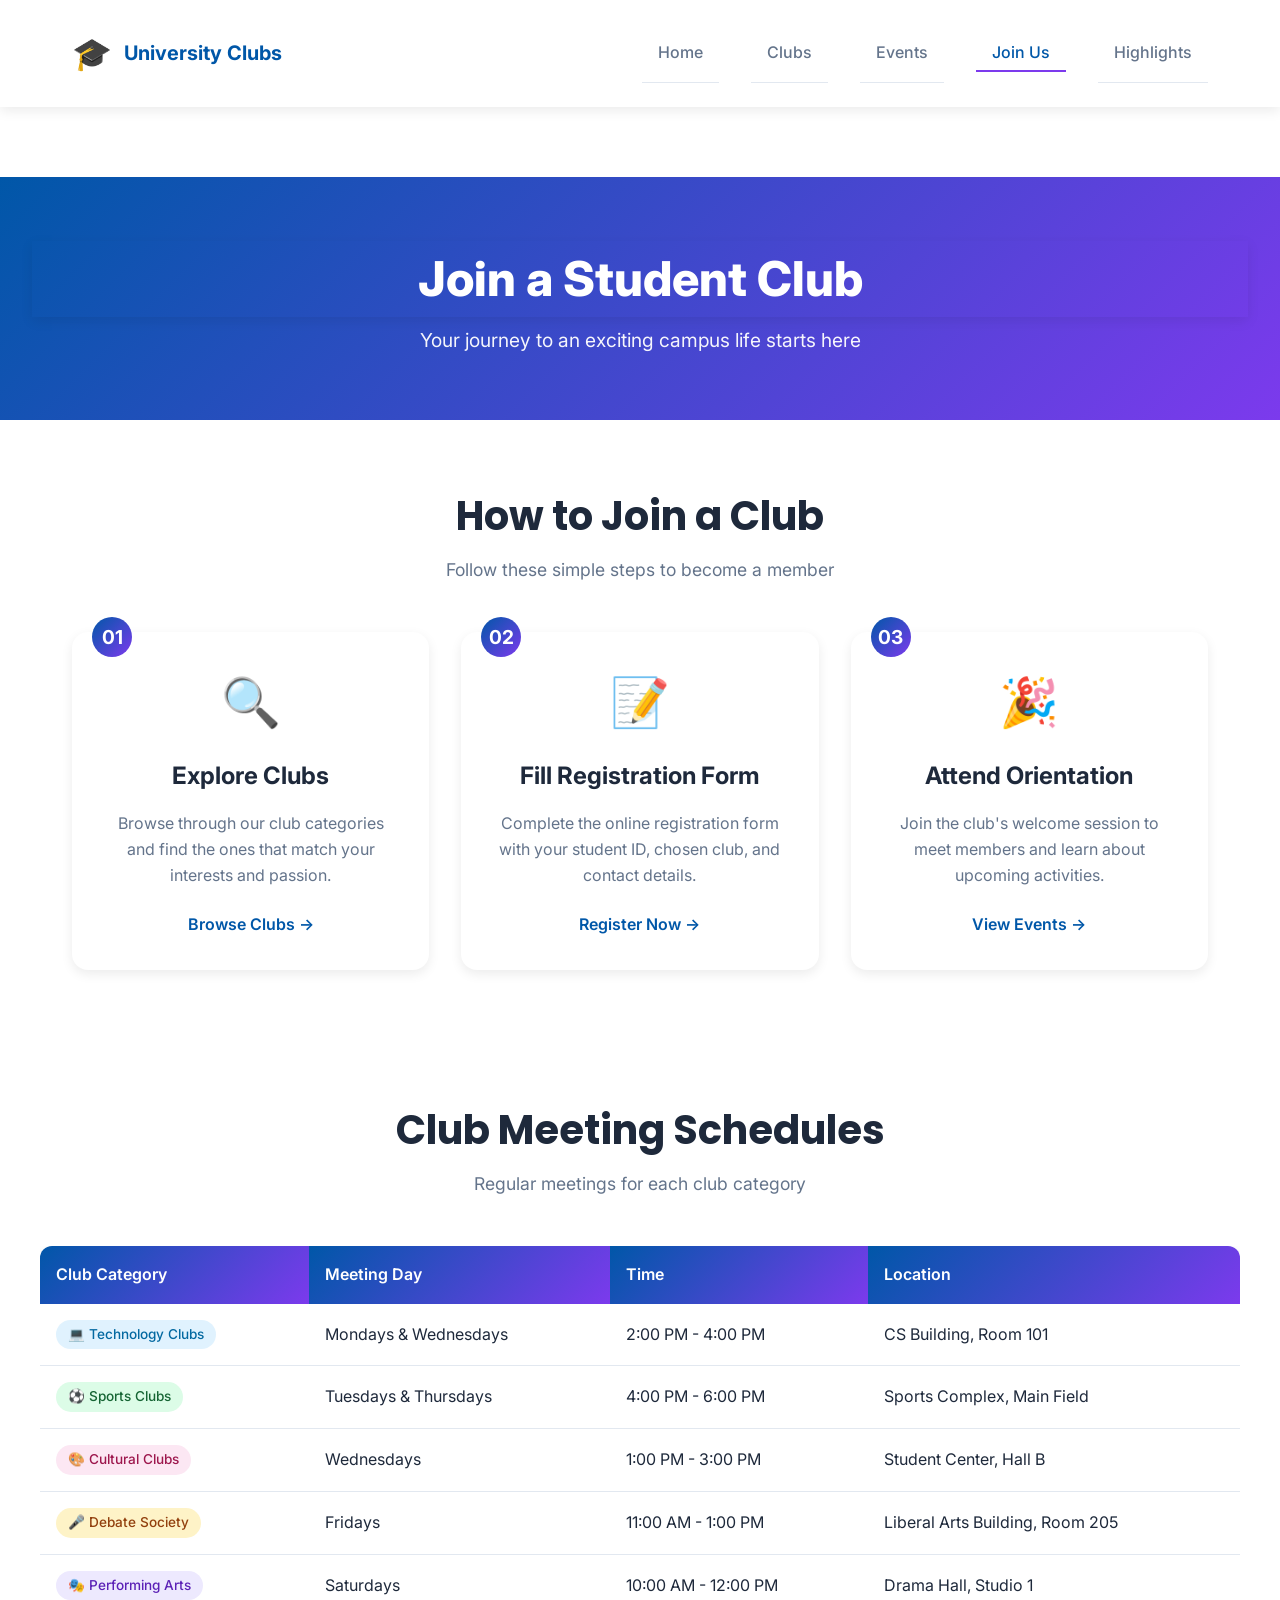
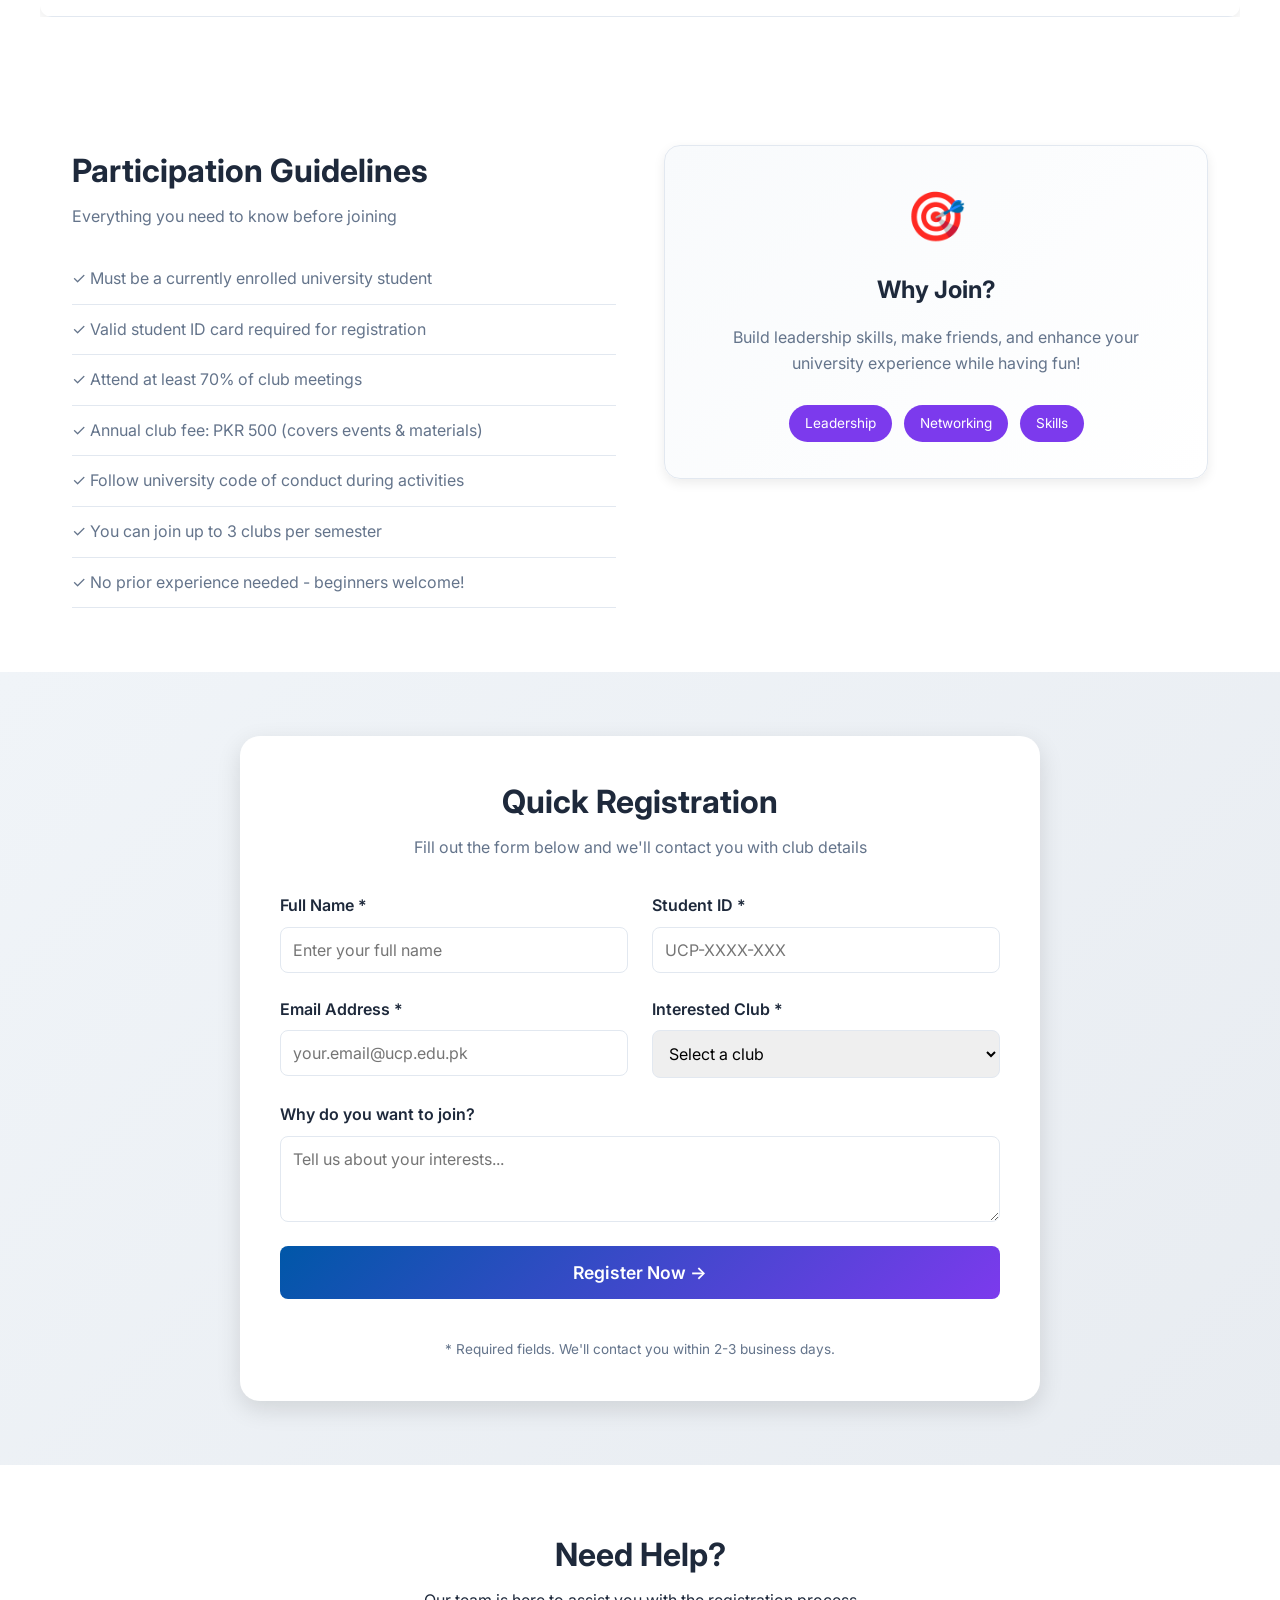
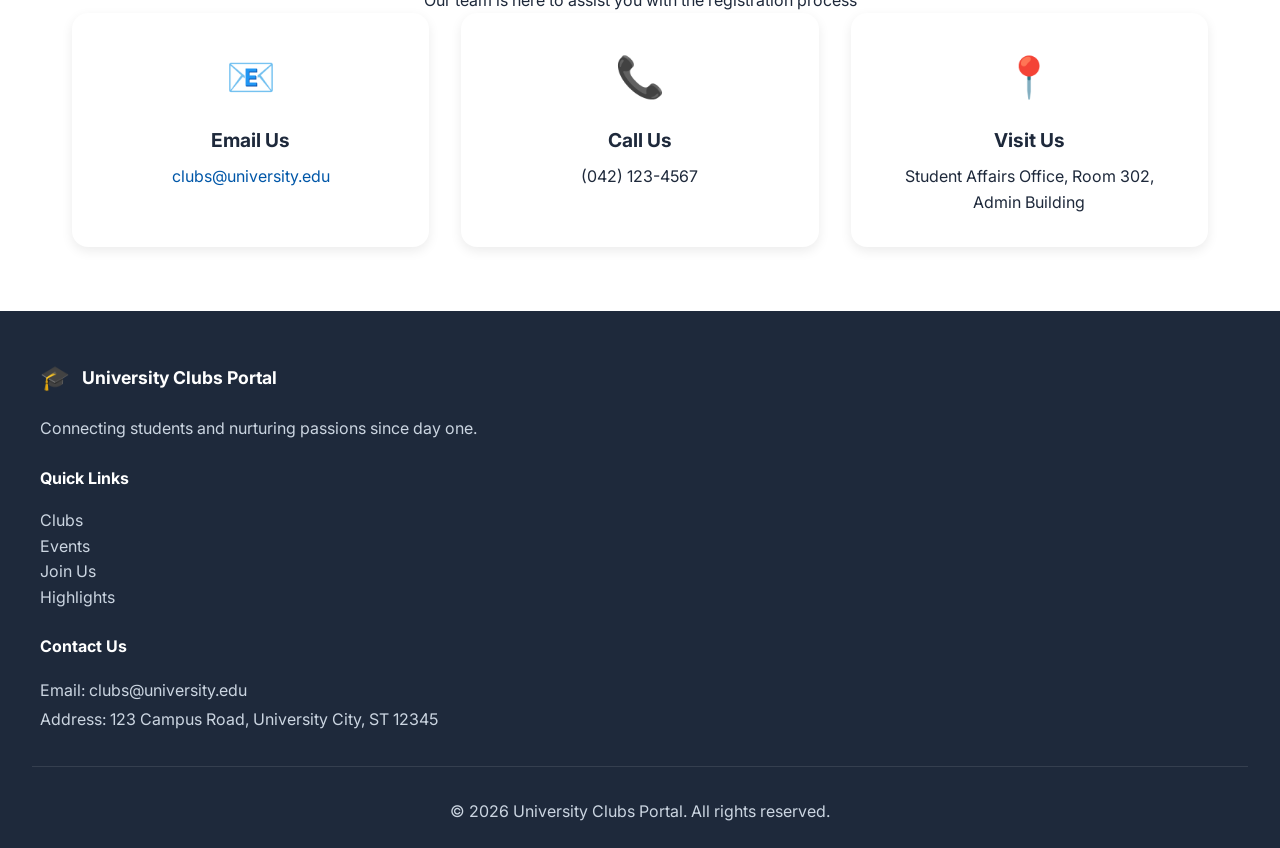
<file: src/join.html>
<!DOCTYPE html>
<html lang="en">
<head>
    <meta charset="UTF-8">
    <meta name="viewport" content="width=device-width, initial-scale=1.0">
    <title>University Clubs - Join a Club Today</title>

    <!-- Google Fonts -->
    <link rel="preconnect" href="https://fonts.googleapis.com">
    <link rel="preconnect" href="https://fonts.gstatic.com" crossorigin>
    <link href="https://fonts.googleapis.com/css2?family=Inter:wght@400;500;600;700&family=Poppins:wght@600;700;800&display=swap" rel="stylesheet">

    <!-- Stylesheet -->
    <link rel="stylesheet" href="../styles/style.css">
</head>
<body>
    <!-- Navigation Bar -->
    <nav class="navbar">
        <div class="navbar-container">
            <div class="navbar-brand">
                <span class="brand-logo">🎓</span>
                <span class="brand-name">University Clubs</span>
            </div>
            <button class="hamburger" id="hamburger">
                <span></span>
                <span></span>
                <span></span>
            </button>
            <ul class="nav-links" id="navLinks">
                <li><a href="index.html" class="nav-link">Home</a></li>
                <li><a href="clubs.html" class="nav-link">Clubs</a></li>
                <li><a href="events.html" class="nav-link">Events</a></li>
                <li><a href="join.html" class="nav-link active">Join Us</a></li>
                <li><a href="highlights.html" class="nav-link">Highlights</a></li>
            </ul>
        </div>
    </nav>

    <!-- Page Hero Banner -->
    <section class="page-hero">
        <div class="page-hero-content">
            <h1>Join a Student Club</h1>
            <p>Your journey to an exciting campus life starts here</p>
        </div>
    </section>

    <!-- How to Join - Steps Section -->
    <section class="join-steps">
        <div class="section-header">
            <h2>How to Join a Club</h2>
            <p>Follow these simple steps to become a member</p>
        </div>
        <div class="steps-grid">
            <div class="step-card">
                <div class="step-number">01</div>
                <div class="step-icon">🔍</div>
                <h3>Explore Clubs</h3>
                <p>Browse through our club categories and find the ones that match your interests and passion.</p>
                <a href="clubs.html" class="step-link">Browse Clubs →</a>
            </div>
            <div class="step-card">
                <div class="step-number">02</div>
                <div class="step-icon">📝</div>
                <h3>Fill Registration Form</h3>
                <p>Complete the online registration form with your student ID, chosen club, and contact details.</p>
                <a href="#" class="step-link register-trigger">Register Now →</a>
            </div>
            <div class="step-card">
                <div class="step-number">03</div>
                <div class="step-icon">🎉</div>
                <h3>Attend Orientation</h3>
                <p>Join the club's welcome session to meet members and learn about upcoming activities.</p>
                <a href="events.html" class="step-link">View Events →</a>
            </div>
        </div>
    </section>

    <!-- Meeting Schedules Section -->
    <section class="meeting-schedules">
        <div class="section-header">
            <h2>Club Meeting Schedules</h2>
            <p>Regular meetings for each club category</p>
        </div>
        <div class="schedule-container">
            <table class="schedule-table">
                <thead>
                    <tr>
                        <th>Club Category</th>
                        <th>Meeting Day</th>
                        <th>Time</th>
                        <th>Location</th>
                    </tr>
                </thead>
                <tbody>
                    <tr>
                        <td><span class="club-tag tech">💻 Technology Clubs</span></td>
                        <td>Mondays & Wednesdays</td>
                        <td>2:00 PM - 4:00 PM</td>
                        <td>CS Building, Room 101</td>
                    </tr>
                    <tr>
                        <td><span class="club-tag sports">⚽ Sports Clubs</span></td>
                        <td>Tuesdays & Thursdays</td>
                        <td>4:00 PM - 6:00 PM</td>
                        <td>Sports Complex, Main Field</td>
                    </tr>
                    <tr>
                        <td><span class="club-tag cultural">🎨 Cultural Clubs</span></td>
                        <td>Wednesdays</td>
                        <td>1:00 PM - 3:00 PM</td>
                        <td>Student Center, Hall B</td>
                    </tr>
                    <tr>
                        <td><span class="club-tag debate">🎤 Debate Society</span></td>
                        <td>Fridays</td>
                        <td>11:00 AM - 1:00 PM</td>
                        <td>Liberal Arts Building, Room 205</td>
                    </tr>
                    <tr>
                        <td><span class="club-tag art">🎭 Performing Arts</span></td>
                        <td>Saturdays</td>
                        <td>10:00 AM - 12:00 PM</td>
                        <td>Drama Hall, Studio 1</td>
                    </tr>
                </tbody>
            </table>
        </div>
    </section>

    <!-- Guidelines Section -->
    <section class="guidelines">
        <div class="guidelines-container">
            <div class="guidelines-content">
                <h2>Participation Guidelines</h2>
                <p>Everything you need to know before joining</p>
                <ul class="guidelines-list">
                    <li>✓ Must be a currently enrolled university student</li>
                    <li>✓ Valid student ID card required for registration</li>
                    <li>✓ Attend at least 70% of club meetings</li>
                    <li>✓ Annual club fee: PKR 500 (covers events & materials)</li>
                    <li>✓ Follow university code of conduct during activities</li>
                    <li>✓ You can join up to 3 clubs per semester</li>
                    <li>✓ No prior experience needed - beginners welcome!</li>
                </ul>
            </div>
            <div class="guidelines-card">
                <div class="card-icon">🎯</div>
                <h3>Why Join?</h3>
                <p>Build leadership skills, make friends, and enhance your university experience while having fun!</p>
                <div class="benefit-badge">Leadership</div>
                <div class="benefit-badge">Networking</div>
                <div class="benefit-badge">Skills</div>
            </div>
        </div>
    </section>

    <!-- Registration Form Section -->
    <section class="registration-form">
        <div class="form-container">
            <h2>Quick Registration</h2>
            <p>Fill out the form below and we'll contact you with club details</p>
            <form id="joinForm" class="join-form">
                <div class="form-row">
                    <div class="form-group">
                        <label for="fullname">Full Name *</label>
                        <input type="text" id="fullname" name="fullname" required placeholder="Enter your full name">
                    </div>
                    <div class="form-group">
                        <label for="studentid">Student ID *</label>
                        <input type="text" id="studentid" name="studentid" required placeholder="UCP-XXXX-XXX">
                    </div>
                </div>
                <div class="form-row">
                    <div class="form-group">
                        <label for="email">Email Address *</label>
                        <input type="email" id="email" name="email" required placeholder="your.email@ucp.edu.pk">
                    </div>
                    <div class="form-group">
                        <label for="club">Interested Club *</label>
                        <select id="club" name="club" required>
                            <option value="">Select a club</option>
                            <option value="tech">Technology Club</option>
                            <option value="sports">Sports Club</option>
                            <option value="cultural">Cultural Club</option>
                            <option value="debate">Debate Society</option>
                            <option value="arts">Performing Arts</option>
                        </select>
                    </div>
                </div>
                <div class="form-group">
                    <label for="message">Why do you want to join?</label>
                    <textarea id="message" name="message" rows="3" placeholder="Tell us about your interests..."></textarea>
                </div>
                <button type="submit" class="btn btn-primary submit-btn">Register Now →</button>
                <p class="form-note">* Required fields. We'll contact you within 2-3 business days.</p>
            </form>
        </div>
    </section>

    <!-- Contact Section -->
    <section class="contact-info">
        <div class="contact-container">
            <h2>Need Help?</h2>
            <p>Our team is here to assist you with the registration process</p>
            <div class="contact-cards">
                <div class="contact-card">
                    <div class="contact-icon">📧</div>
                    <h4>Email Us</h4>
                    <a href="mailto:clubs@university.edu">clubs@university.edu</a>
                </div>
                <div class="contact-card">
                    <div class="contact-icon">📞</div>
                    <h4>Call Us</h4>
                    <p>(042) 123-4567</p>
                </div>
                <div class="contact-card">
                    <div class="contact-icon">📍</div>
                    <h4>Visit Us</h4>
                    <p>Student Affairs Office, Room 302, Admin Building</p>
                </div>
            </div>
        </div>
    </section>

    <!-- Footer -->
    <footer class="footer">
        <div class="footer-container">
            <div class="footer-section">
                <div class="footer-brand">
                    <span class="brand-logo">🎓</span>
                    <h3>University Clubs Portal</h3>
                </div>
                <p>Connecting students and nurturing passions since day one.</p>
            </div>
            <div class="footer-section">
                <h4>Quick Links</h4>
                <ul>
                    <li><a href="clubs.html">Clubs</a></li>
                    <li><a href="events.html">Events</a></li>
                    <li><a href="join.html">Join Us</a></li>
                    <li><a href="highlights.html">Highlights</a></li>
                </ul>
            </div>
            <div class="footer-section">
                <h4>Contact Us</h4>
                <p>Email: <a href="mailto:clubs@university.edu">clubs@university.edu</a></p>
                <p>Address: 123 Campus Road, University City, ST 12345</p>
            </div>
        </div>
        <div class="footer-bottom">
            <p>&copy; 2026 University Clubs Portal. All rights reserved.</p>
        </div>
    </footer>

    <!-- JavaScript -->
    <script>
        // Hamburger Menu Toggle
        const hamburger = document.getElementById("hamburger");
        const navLinks = document.getElementById("navLinks");

        hamburger.addEventListener("click", () => {
            navLinks.classList.toggle("active");
        });

        document.querySelectorAll(".nav-link").forEach((link) => {
            link.addEventListener("click", () => {
                navLinks.classList.remove("active");
            });
        });

        // Sticky Navbar Shadow
        const navbar = document.querySelector(".navbar");
        window.addEventListener("scroll", () => {
            if (window.scrollY > 50) {
                navbar.classList.add("scrolled");
            } else {
                navbar.classList.remove("scrolled");
            }
        });

        // Form Submission Alert
        const joinForm = document.getElementById("joinForm");
        if (joinForm) {
            joinForm.addEventListener("submit", function(e) {
                e.preventDefault();
                alert("Thank you for your interest! Our team will contact you soon with club details.");
                this.reset();
            });
        }

        // Smooth scroll for register trigger
        const registerTrigger = document.querySelector('.register-trigger');
        if (registerTrigger) {
            registerTrigger.addEventListener('click', function(e) {
                e.preventDefault();
                document.querySelector('.registration-form').scrollIntoView({ behavior: 'smooth' });
            });
        }
    </script>
</body>
</html>
</file>
<file: styles/style.css>
/* ========== CSS VARIABLES ========== */
:root {
  /* Colors */
  --primary-color: #0057a8;
  --accent-color: #7c3aed;
  --white: #ffffff;
  --background-color: #f8fafc;
  --text-color: #1e293b;
  --text-light: #64748b;
  --border-color: #e2e8f0;

  /* Shadows */
  --shadow: 0 4px 12px rgba(0, 0, 0, 0.08);
  --shadow-lg: 0 8px 24px rgba(0, 0, 0, 0.12);

  /* Spacing */
  --radius: 12px;
}

* {
  margin: 0;
  padding: 0;
  box-sizing: border-box;
}

html {
  scroll-behavior: smooth;
}

body {
  font-family: "Inter", sans-serif;
  color: var(--text-color);
  background-color: var(--white);
  line-height: 1.6;
}

/* ========== GLOBAL STYLES ========== */

/* Navbar */
.navbar {
  background: var(--white);
  box-shadow: var(--shadow);
  position: sticky;
  top: 0;
  z-index: 1000;
  transition: all 0.3s ease;
}

.navbar.scrolled {
  box-shadow: var(--shadow-lg);
}

.navbar-container {
  max-width: 1200px;
  margin: 0 auto;
  padding: 1.5rem 2rem;
  display: flex;
  justify-content: space-between;
  align-items: center;
}

.navbar-brand {
  display: flex;
  align-items: center;
  gap: 0.75rem;
  text-decoration: none;
  color: var(--text-color);
  font-size: 1.25rem;
  font-weight: 700;
}

.brand-logo {
  font-size: 2rem;
}

.brand-name {
  font-size: 1.25rem;
  font-weight: 700;
  color: var(--primary-color);
}

.hamburger {
  display: none;
  flex-direction: column;
  cursor: pointer;
  background: none;
  border: none;
}

.hamburger span {
  width: 25px;
  height: 3px;
  background: var(--primary-color);
  margin: 5px 0;
  transition: 0.3s;
  border-radius: 2px;
}

.nav-links {
  display: flex;
  list-style: none;
  gap: 2rem;
}

.nav-link {
  text-decoration: none;
  color: var(--text-light);
  font-weight: 500;
  transition: color 0.3s ease;
}

.nav-link.active {
  color: var(--primary-color);
  border-bottom: 2px solid var(--accent-color);
  padding-bottom: 0.25rem;
}

.nav-link:hover {
  color: var(--accent-color);
}

/* Buttons */
.btn {
  display: inline-block;
  padding: 0.75rem 1.5rem;
  border-radius: 8px;
  text-decoration: none;
  font-weight: 600;
  transition: all 0.3s ease;
  cursor: pointer;
  border: none;
  font-family: "Inter", sans-serif;
  font-size: 1rem;
}

.btn-primary {
  background: linear-gradient(
    135deg,
    var(--primary-color),
    var(--accent-color)
  );
  color: var(--white);
}

.btn-primary:hover {
  transform: translateY(-2px);
  box-shadow: var(--shadow-lg);
}

.btn-secondary {
  background: var(--background-color);
  color: var(--primary-color);
  border: 2px solid var(--primary-color);
}

.btn-secondary:hover {
  background: var(--primary-color);
  color: var(--white);
}

.btn-cta {
  background: linear-gradient(
    135deg,
    var(--primary-color),
    var(--accent-color)
  );
  color: var(--white);
}

/* Hero Section */
.hero {
  margin-top: 70px;
  background: linear-gradient(135deg, #0057a8 0%, #7c3aed 100%);
  padding: 6rem 2rem;
  text-align: center;
  color: var(--white);
  min-height: 500px;
  display: flex;
  align-items: center;
  justify-content: center;
}

.hero-content {
  max-width: 1200px;
  margin: 0 auto;
}

.hero-headline {
  font-size: 3.5rem;
  font-weight: 800;
  margin-bottom: 1rem;
  font-family: "Poppins", sans-serif;
}

.hero-subheading {
  font-size: 1.3rem;
  margin-bottom: 2rem;
  opacity: 0.95;
}

.hero-buttons {
  display: flex;
  gap: 2rem;
  justify-content: center;
}

/* Stats Bar */
.stats-bar {
  display: grid;
  grid-template-columns: repeat(4, 1fr);
  max-width: 1200px;
  margin: -3rem auto 3rem;
  padding: 2rem;
  background: var(--white);
  border-radius: 16px;
  box-shadow: var(--shadow-lg);
  gap: 2rem;
  position: relative;
  z-index: 10;
}

.stat-card {
  text-align: center;
  padding: 2rem;
}

.stat-icon {
  font-size: 2.5rem;
  margin-bottom: 1rem;
}

.stat-value {
  font-size: 2.5rem;
  font-weight: 800;
  color: var(--primary-color);
  font-family: "Poppins", sans-serif;
}

.stat-label {
  color: var(--text-light);
  margin-top: 0.5rem;
}

/* About Section */
.about {
  background: var(--background-color);
  padding: 4rem 2rem;
}

.about-container {
  max-width: 1200px;
  margin: 0 auto;
  display: grid;
  grid-template-columns: 1fr 1fr;
  gap: 3rem;
  align-items: center;
}

.about-content h2 {
  font-size: 2.5rem;
  margin-bottom: 1.5rem;
  font-family: "Poppins", sans-serif;
  font-weight: 700;
}

.about-content p {
  color: var(--text-light);
  margin-bottom: 1.5rem;
  line-height: 1.8;
}

.about-benefits {
  list-style: none;
  padding: 0;
}

.about-benefits li {
  padding: 0.75rem 0;
  color: var(--text-light);
  border-bottom: 1px solid var(--border-color);
  padding-left: 1.5rem;
  position: relative;
}

.about-benefits li:before {
  content: "✓";
  position: absolute;
  left: 0;
  color: var(--accent-color);
  font-weight: bold;
}

.about-visual {
  display: flex;
  align-items: center;
  justify-content: center;
}

.visual-card {
  background: linear-gradient(
    135deg,
    var(--primary-color),
    var(--accent-color)
  );
  border-radius: 16px;
  display: flex;
  align-items: center;
  justify-content: center;
  color: var(--white);
  text-align: center;
}

.visual-inner {
  display: flex;
  align-items: center;
  justify-content: center;
  height: 100%;
}

.visual-text {
  font-size: 1.3rem;
  font-weight: 700;
}

/* Categories Section */
.categories {
  max-width: 1200px;
  margin: 4rem auto;
  padding: 0 2rem;
}

.section-header {
  text-align: center;
  margin-bottom: 3rem;
}

.section-header h2 {
  font-size: 2.5rem;
  margin-bottom: 0.5rem;
  font-family: "Poppins", sans-serif;
  font-weight: 700;
}

.section-header p {
  color: var(--text-light);
  font-size: 1.1rem;
}

.categories-grid {
  display: grid;
  grid-template-columns: repeat(4, 1fr);
  gap: 2rem;
}

.category-card {
  background: var(--white);
  border-radius: 16px;
  padding: 2rem;
  text-align: center;
  box-shadow: var(--shadow);
  transition: all 0.3s ease;
}

.category-card:hover {
  transform: translateY(-8px);
  box-shadow: var(--shadow-lg);
}

.category-icon {
  font-size: 3rem;
  margin-bottom: 1rem;
}

.category-card h3 {
  font-size: 1.3rem;
  margin-bottom: 0.75rem;
  color: var(--text-color);
}

.category-card p {
  color: var(--text-light);
  margin-bottom: 1rem;
}

.learn-more {
  color: var(--primary-color);
  font-weight: 600;
  text-decoration: none;
}

.learn-more:hover {
  color: var(--accent-color);
}

/* Events Section */
.events-teaser {
  max-width: 1200px;
  margin: 4rem auto;
  padding: 0 2rem;
}

.events-container {
  display: grid;
  grid-template-columns: repeat(3, 1fr);
  gap: 2rem;
  margin-top: 3rem;
}

.event-card {
  background: var(--white);
  border-radius: 16px;
  padding: 2rem;
  box-shadow: var(--shadow);
  transition: all 0.3s ease;
  position: relative;
  border-left: 4px solid var(--accent-color);
}

.event-card:hover {
  transform: translateY(-8px);
  box-shadow: var(--shadow-lg);
}

.event-date {
  background: linear-gradient(
    135deg,
    var(--primary-color),
    var(--accent-color)
  );
  color: var(--white);
  padding: 0.5rem 1rem;
  border-radius: 8px;
  font-weight: 600;
  font-size: 0.9rem;
  display: inline-block;
  margin-bottom: 1rem;
}

.event-card h3 {
  font-size: 1.3rem;
  margin-bottom: 0.75rem;
  color: var(--text-color);
}

.event-card p {
  color: var(--text-light);
  margin-bottom: 1.5rem;
  line-height: 1.6;
}

.view-details {
  color: var(--primary-color);
  font-weight: 600;
  text-decoration: none;
}

.view-details:hover {
  color: var(--accent-color);
}

/* CTA Banner */
.cta-banner {
  background: linear-gradient(
    135deg,
    var(--primary-color),
    var(--accent-color)
  );
  padding: 4rem 2rem;
  margin: 4rem 0;
  text-align: center;
  color: var(--white);
}

.cta-content h2 {
  font-size: 2rem;
  margin-bottom: 0.75rem;
  font-family: "Poppins", sans-serif;
}

.cta-content p {
  font-size: 1.1rem;
  margin-bottom: 2rem;
  opacity: 0.95;
}

/* Footer */
.footer {
  background: var(--text-color);
  color: var(--white);
  padding: 3rem 2rem 1.5rem;
  margin-top: 4rem;
}

.footer-container {
  max-width: 1200px;
  margin: 0 auto;
  display: grid;
  grid-template-columns: repeat(3, 1fr);
  gap: 3rem;
  margin-bottom: 2rem;
}

.footer-brand {
  display: flex;
  align-items: center;
  gap: 0.75rem;
  margin-bottom: 1rem;
}

.footer-brand .brand-logo {
  font-size: 1.5rem;
}

.footer-brand h3 {
  font-size: 1.1rem;
}

.footer-section h4 {
  margin-bottom: 1rem;
  font-size: 1rem;
}

.footer-section ul {
  list-style: none;
}

.footer-section a {
  color: #cbd5e1;
  text-decoration: none;
  transition: color 0.3s ease;
}

.footer-section a:hover {
  color: var(--accent-color);
}

.footer-section p {
  color: #cbd5e1;
  line-height: 1.8;
}

.footer-bottom {
  text-align: center;
  padding-top: 2rem;
  border-top: 1px solid rgba(255, 255, 255, 0.1);
  color: #cbd5e1;
}

/* ========== MOBILE RESPONSIVE ========== */

@media (max-width: 1024px) {
  .navbar-container {
    padding: 1rem 1.5rem;
  }

  .nav-links {
    gap: 1.5rem;
  }

  .hero {
    padding: 4rem 2rem;
    min-height: auto;
  }

  .hero-headline {
    font-size: 2.5rem;
  }

  .stats-bar {
    grid-template-columns: repeat(2, 1fr);
  }

  .categories-grid {
    grid-template-columns: repeat(2, 1fr);
  }

  .events-container {
    grid-template-columns: repeat(2, 1fr);
  }

  .footer-container {
    grid-template-columns: repeat(2, 1fr);
  }
}

@media (max-width: 768px) {
  .hamburger {
    display: flex;
  }

  .nav-links {
    position: fixed;
    left: -300px;
    top: 70px;
    flex-direction: column;
    background: var(--white);
    width: 300px;
    text-align: left;
    transition: 0.3s;
    box-shadow: var(--shadow-lg);
    gap: 0;
  }

  .hero {
    padding: 3rem 1rem;
  }

  .hero-headline {
    font-size: 2rem;
  }

  .hero-buttons {
    flex-direction: column;
    gap: 1rem;
  }

  .about-container {
    grid-template-columns: 1fr;
  }

  .categories-grid {
    grid-template-columns: repeat(2, 1fr);
  }

  .events-container {
    grid-template-columns: 1fr;
  }

  .footer-container {
    grid-template-columns: 1fr;
  }
}

.event {
  border: 1px solid #ccc;
  padding: 10px;
  margin: 10px;
}

h1 {
  text-align: center;
  transition: 0.3s;
  box-shadow: var(--shadow);
  gap: 0;
}

.nav-links.active {
  left: 0;
}

.nav-link {
  display: block;
  padding: 1rem;
  border-bottom: 1px solid var(--border-color);
}

/* Hero */
.hero-headline {
  font-size: 2.5rem;
}

.hero-subheading {
  font-size: 1rem;
}

.hero-buttons {
  flex-direction: column;
}

.btn {
  width: 100%;
}

/* Stats Bar */
.stats-bar {
  grid-template-columns: repeat(2, 1fr);
  margin: 2rem auto;
  padding: 2rem;
  gap: 1.5rem;
}

/* About Section */
.about-container {
  grid-template-columns: 1fr;
  gap: 2rem;
}

.about-content h2 {
  font-size: 2rem;
}

.visual-card {
  width: 250px;
  height: 250px;
}

/* Categories */
.categories-grid {
  grid-template-columns: repeat(2, 1fr);
  gap: 1.5rem;
}

/* Events */
.events-container {
  grid-template-columns: 1fr;
}

/* Footer */
.footer-container {
  grid-template-columns: 1fr;
  gap: 1.5rem;
}

/* Mobile (480px and below) */
@media (max-width: 480px) {
  /* Navbar */
  .navbar-container {
    padding: 1rem;
  }

  .brand-logo {
    font-size: 1.5rem;
  }

  .brand-name {
    font-size: 1rem;
  }

  /* Hero */
  .hero {
    margin-top: 60px;
    min-height: auto;
    padding: 2rem 1rem;
  }

  .hero-headline {
    font-size: 2rem;
  }

  .hero-subheading {
    font-size: 0.95rem;
    margin-bottom: 1.5rem;
  }

  /* Stats Bar */
  .stats-bar {
    grid-template-columns: repeat(2, 1fr);
    margin: 1.5rem auto;
    padding: 1.5rem;
    gap: 1rem;
  }

  .stat-card {
    padding: 1.5rem;
  }

  .stat-icon {
    font-size: 2rem;
  }

  .stat-value {
    font-size: 1.75rem;
  }

  /* About Section */
  .about {
    padding: 2rem 1rem;
  }

  .about-content h2 {
    font-size: 1.75rem;
  }

  .about-content p {
    font-size: 1rem;
  }

  .visual-card {
    width: 200px;
    height: 200px;
  }

  .visual-text {
    font-size: 1.1rem;
  }

  /* Section Header */
  .section-header h2 {
    font-size: 1.75rem;
  }

  .section-header p {
    font-size: 1rem;
  }

  /* Categories */
  .categories {
    padding: 2rem 1rem;
  }

  .categories-grid {
    grid-template-columns: 1fr;
    gap: 1rem;
  }

  .category-card {
    padding: 1.5rem;
  }

  .category-icon {
    font-size: 2.5rem;
  }

  .category-card h3 {
    font-size: 1.25rem;
  }

  /* Events */
  .events-teaser {
    padding: 0 1rem;
  }

  .events-container {
    gap: 1rem;
  }

  .event-card {
    padding: 1.5rem;
  }

  .event-card h3 {
    font-size: 1.1rem;
  }

  .event-card p {
    font-size: 0.95rem;
  }

  /* CTA Banner */
  .cta-banner {
    padding: 2.5rem 1rem;
    margin: 2rem 0;
  }

  .cta-content h2 {
    font-size: 1.75rem;
  }

  .cta-content p {
    font-size: 1rem;
  }

  .btn-cta {
    width: 100%;
    padding: 0.75rem 1.5rem;
  }

  /* Footer */
  .footer {
    padding: 2rem 1rem 1rem;
  }

  .footer-container {
    gap: 1rem;
  }

  .footer-section h4 {
    font-size: 1rem;
    margin-bottom: 0.75rem;
  }

  .footer-section p {
    font-size: 0.95rem;
  }

  .footer-bottom p {
    font-size: 0.9rem;
  }
}
/* ========== JOIN PAGE STYLES ========== */

/* Page Hero Banner */
.page-hero {
  margin-top: 70px;
  background: linear-gradient(135deg, #0057a8 0%, #7c3aed 100%);
  padding: 4rem 2rem;
  text-align: center;
  color: var(--white);
}

.page-hero-content h1 {
  font-size: 3rem;
  margin-bottom: 0.5rem;
  font-weight: 800;
}

.page-hero-content p {
  font-size: 1.2rem;
  opacity: 0.95;
}

/* Join Steps Section */
.join-steps {
  max-width: 1200px;
  margin: 4rem auto;
  padding: 0 2rem;
}

.steps-grid {
  display: grid;
  grid-template-columns: repeat(3, 1fr);
  gap: 2rem;
  margin-top: 2rem;
}

.step-card {
  background: var(--white);
  border-radius: 16px;
  padding: 2rem;
  text-align: center;
  position: relative;
  box-shadow: var(--shadow);
  transition: all 0.3s ease;
}

.step-card:hover {
  transform: translateY(-8px);
  box-shadow: var(--shadow-lg);
}

.step-number {
  position: absolute;
  top: -15px;
  left: 20px;
  background: linear-gradient(
    135deg,
    var(--primary-color),
    var(--accent-color)
  );
  color: white;
  width: 40px;
  height: 40px;
  border-radius: 50%;
  display: flex;
  align-items: center;
  justify-content: center;
  font-weight: bold;
  font-size: 1.2rem;
}

.step-icon {
  font-size: 3rem;
  margin-bottom: 1rem;
}

.step-card h3 {
  font-size: 1.5rem;
  margin-bottom: 1rem;
  color: var(--text-color);
}

.step-card p {
  color: var(--text-light);
  margin-bottom: 1.5rem;
  line-height: 1.6;
}

.step-link {
  color: var(--primary-color);
  font-weight: 600;
  text-decoration: none;
}

.step-link:hover {
  color: var(--accent-color);
}

/* Meeting Schedules Section */
.meeting-schedules {
  background: var(--white);
  padding: 4rem 2rem;
  margin: 2rem 0;
}

.schedule-container {
  max-width: 1200px;
  margin: 0 auto;
  overflow-x: auto;
}

.schedule-table {
  width: 100%;
  border-collapse: collapse;
  background: var(--white);
  border-radius: 12px;
  overflow: hidden;
  box-shadow: var(--shadow);
}

.schedule-table th {
  background: linear-gradient(
    135deg,
    var(--primary-color),
    var(--accent-color)
  );
  color: white;
  padding: 1rem;
  font-weight: 600;
  text-align: left;
}

.schedule-table td {
  padding: 1rem;
  border-bottom: 1px solid var(--border-color);
  color: var(--text-color);
}

.schedule-table tr:hover {
  background: var(--background-color);
}

.club-tag {
  display: inline-block;
  padding: 0.25rem 0.75rem;
  border-radius: 20px;
  font-size: 0.85rem;
  font-weight: 500;
}

.club-tag.tech {
  background: #e0f2fe;
  color: #0369a1;
}
.club-tag.sports {
  background: #dcfce7;
  color: #166534;
}
.club-tag.cultural {
  background: #fce7f3;
  color: #9d174d;
}
.club-tag.debate {
  background: #fef3c7;
  color: #92400e;
}
.club-tag.art {
  background: #ede9fe;
  color: #5b21b6;
}

/* Guidelines Section */
.guidelines {
  max-width: 1200px;
  margin: 4rem auto;
  padding: 0 2rem;
}

.guidelines-container {
  display: grid;
  grid-template-columns: 1fr 1fr;
  gap: 3rem;
  align-items: start;
}

.guidelines-content h2 {
  font-size: 2rem;
  margin-bottom: 0.5rem;
  color: var(--text-color);
}

.guidelines-content p {
  color: var(--text-light);
  margin-bottom: 1.5rem;
}

.guidelines-list {
  list-style: none;
  padding: 0;
}

.guidelines-list li {
  padding: 0.75rem 0;
  color: var(--text-light);
  border-bottom: 1px solid var(--border-color);
  font-size: 1rem;
}

.guidelines-card {
  background: linear-gradient(135deg, #f8fafc, #ffffff);
  border-radius: 16px;
  padding: 2rem;
  text-align: center;
  box-shadow: var(--shadow);
  border: 1px solid var(--border-color);
}

.guidelines-card .card-icon {
  font-size: 3rem;
  margin-bottom: 1rem;
}

.guidelines-card h3 {
  font-size: 1.5rem;
  margin-bottom: 1rem;
}

.guidelines-card p {
  color: var(--text-light);
  margin-bottom: 1.5rem;
}

.benefit-badge {
  display: inline-block;
  background: var(--accent-color);
  color: white;
  padding: 0.5rem 1rem;
  border-radius: 25px;
  font-size: 0.85rem;
  margin: 0.25rem;
}

/* Registration Form Section */
.registration-form {
  background: linear-gradient(135deg, #f0f4f8, #e8ecf1);
  padding: 4rem 2rem;
  margin: 2rem 0;
}

.form-container {
  max-width: 800px;
  margin: 0 auto;
  background: var(--white);
  border-radius: 20px;
  padding: 2.5rem;
  box-shadow: var(--shadow-lg);
}

.form-container h2 {
  text-align: center;
  font-size: 2rem;
  margin-bottom: 0.5rem;
}

.form-container > p {
  text-align: center;
  color: var(--text-light);
  margin-bottom: 2rem;
}

.join-form {
  display: flex;
  flex-direction: column;
  gap: 1.5rem;
}

.form-row {
  display: grid;
  grid-template-columns: 1fr 1fr;
  gap: 1.5rem;
}

.form-group {
  display: flex;
  flex-direction: column;
}

.form-group label {
  font-weight: 600;
  margin-bottom: 0.5rem;
  color: var(--text-color);
}

.form-group input,
.form-group select,
.form-group textarea {
  padding: 0.75rem;
  border: 1px solid var(--border-color);
  border-radius: 8px;
  font-family: "Inter", sans-serif;
  font-size: 1rem;
  transition: all 0.3s ease;
}

.form-group input:focus,
.form-group select:focus,
.form-group textarea:focus {
  outline: none;
  border-color: var(--accent-color);
  box-shadow: 0 0 0 3px rgba(124, 58, 237, 0.1);
}

.submit-btn {
  width: 100%;
  padding: 1rem;
  font-size: 1.1rem;
  background: linear-gradient(
    135deg,
    var(--primary-color),
    var(--accent-color)
  );
  border: none;
  cursor: pointer;
}

.form-note {
  font-size: 0.85rem;
  color: var(--text-light);
  text-align: center;
  margin-top: 1rem;
}

/* Contact Info Section */
.contact-info {
  max-width: 1200px;
  margin: 4rem auto;
  padding: 0 2rem;
  text-align: center;
}

.contact-info h2 {
  font-size: 2rem;
  margin-bottom: 0.5rem;
}

.contact-info > p {
  color: var(--text-light);
  margin-bottom: 2rem;
}

.contact-cards {
  display: grid;
  grid-template-columns: repeat(3, 1fr);
  gap: 2rem;
}

.contact-card {
  background: var(--white);
  padding: 2rem;
  border-radius: 16px;
  box-shadow: var(--shadow);
  transition: all 0.3s ease;
}

.contact-card:hover {
  transform: translateY(-5px);
  box-shadow: var(--shadow-lg);
}

.contact-icon {
  font-size: 2.5rem;
  margin-bottom: 1rem;
}

.contact-card h4 {
  font-size: 1.2rem;
  margin-bottom: 0.5rem;
}

.contact-card a {
  color: var(--primary-color);
  text-decoration: none;
}

.contact-card a:hover {
  color: var(--accent-color);
}

/* ========== CLUBS PAGE STYLES ========== */

/* Clubs Section */
.clubs-section {
  max-width: 1200px;
  margin: 4rem auto;
  padding: 0 2rem;
}

.clubs-grid {
  display: grid;
  grid-template-columns: repeat(4, 1fr);
  gap: 2rem;
  margin-top: 3rem;
}

.club-card {
  background: var(--white);
  border-radius: 16px;
  padding: 2rem;
  text-align: center;
  box-shadow: var(--shadow);
  transition: all 0.3s ease;
  display: flex;
  flex-direction: column;
  justify-content: space-between;
}

.club-card:hover {
  transform: translateY(-8px);
  box-shadow: var(--shadow-lg);
}

.club-icon {
  font-size: 3.5rem;
  margin-bottom: 1rem;
}

.club-card h3 {
  font-size: 1.5rem;
  margin-bottom: 0.75rem;
  color: var(--text-color);
}

.club-card p {
  color: var(--text-light);
  margin-bottom: 1.5rem;
  line-height: 1.6;
  flex-grow: 1;
}

.club-info {
  display: flex;
  justify-content: space-between;
  align-items: center;
  margin-bottom: 1.5rem;
  padding: 1rem 0;
  border-top: 1px solid var(--border-color);
  border-bottom: 1px solid var(--border-color);
  font-size: 0.9rem;
}

.club-members {
  color: var(--primary-color);
  font-weight: 600;
}

.club-status {
  display: inline-block;
  background: #dcfce7;
  color: #166534;
  padding: 0.25rem 0.75rem;
  border-radius: 20px;
  font-size: 0.85rem;
  font-weight: 500;
}

.club-card .btn {
  margin-top: auto;
}

/* Clubs Responsive */
@media (max-width: 1024px) {
  .clubs-grid {
    grid-template-columns: repeat(2, 1fr);
    gap: 2rem;
  }
}

@media (max-width: 768px) {
  .clubs-grid {
    grid-template-columns: repeat(2, 1fr);
    gap: 1.5rem;
  }

  .clubs-section {
    padding: 0 1rem;
  }

  .club-card {
    padding: 1.5rem;
  }

  .club-icon {
    font-size: 2.5rem;
  }

  .club-card h3 {
    font-size: 1.25rem;
  }

  .club-card p {
    font-size: 0.95rem;
  }
}

@media (max-width: 480px) {
  .clubs-grid {
    grid-template-columns: 1fr;
    gap: 1rem;
  }

  .club-card {
    padding: 1.5rem;
  }

  .club-icon {
    font-size: 2.5rem;
  }

  .club-card h3 {
    font-size: 1.1rem;
  }

  .club-info {
    flex-direction: column;
    gap: 0.5rem;
  }

  .club-members {
    font-size: 0.85rem;
  }
}

/* Join Page Responsive */
@media (max-width: 768px) {
  .steps-grid {
    grid-template-columns: 1fr;
  }

  .guidelines-container {
    grid-template-columns: 1fr;
  }

  .contact-cards {
    grid-template-columns: 1fr;
  }

  .form-row {
    grid-template-columns: 1fr;
    gap: 1rem;
  }

  .page-hero-content h1 {
    font-size: 2rem;
  }

  .schedule-table {
    font-size: 0.85rem;
  }

  .schedule-table th,
  .schedule-table td {
    padding: 0.75rem;
  }
}

@media (max-width: 480px) {
  .step-card {
    padding: 1.5rem;
  }

  .form-container {
    padding: 1.5rem;
  }

  .form-container h2 {
    font-size: 1.5rem;
  }

  .guidelines-list li {
    font-size: 0.9rem;
  }

  .contact-card {
    padding: 1.5rem;
  }
}

/* ========== HIGHLIGHTS PAGE STYLES ========== */

/* Highlights Section */
.highlights-section {
  max-width: 1200px;
  margin: 4rem auto;
  padding: 0 2rem;
}

.highlights-grid {
  display: grid;
  grid-template-columns: repeat(3, 1fr);
  gap: 2rem;
  margin-top: 3rem;
}

.highlight-card {
  background: var(--white);
  border-radius: 16px;
  padding: 2rem;
  box-shadow: var(--shadow);
  transition: all 0.3s ease;
  display: flex;
  flex-direction: column;
  border: 1px solid var(--border-color);
}

.highlight-card:hover {
  transform: translateY(-8px);
  box-shadow: var(--shadow-lg);
}

.highlight-card.featured {
  grid-column: span 1;
  border: 2px solid var(--primary-color);
  position: relative;
}

.highlight-card.featured::before {
  content: "FEATURED";
  position: absolute;
  top: -12px;
  left: 20px;
  background: linear-gradient(
    135deg,
    var(--primary-color),
    var(--accent-color)
  );
  color: white;
  padding: 0.5rem 1rem;
  border-radius: 20px;
  font-size: 0.7rem;
  font-weight: 700;
  letter-spacing: 1px;
}

.highlight-image {
  font-size: 4rem;
  margin-bottom: 1.5rem;
  padding: 2rem;
  border-radius: 12px;
  display: flex;
  align-items: center;
  justify-content: center;
  text-align: center;
}

.tech-bg {
  background: linear-gradient(135deg, #e0f2fe 0%, #bae6fd 100%);
}

.sports-bg {
  background: linear-gradient(135deg, #dcfce7 0%, #bbf7d0 100%);
}

.cultural-bg {
  background: linear-gradient(135deg, #fce7f3 0%, #fbcfe8 100%);
}

.debate-bg {
  background: linear-gradient(135deg, #fef3c7 0%, #fde68a 100%);
}

.art-bg {
  background: linear-gradient(135deg, #ede9fe 0%, #ddd6fe 100%);
}

.combined-bg {
  background: linear-gradient(135deg, #f0f4f8 0%, #e8ecf1 100%);
}

.highlight-card h3 {
  font-size: 1.3rem;
  margin-bottom: 1rem;
  color: var(--text-color);
  line-height: 1.4;
}

.highlight-card p {
  color: var(--text-light);
  margin-bottom: 1.5rem;
  line-height: 1.6;
  flex-grow: 1;
}

.highlight-meta {
  display: flex;
  justify-content: space-between;
  align-items: center;
  margin-bottom: 1.5rem;
  padding: 1rem 0;
  border-top: 1px solid var(--border-color);
  border-bottom: 1px solid var(--border-color);
  font-size: 0.9rem;
}

.highlight-date {
  color: var(--primary-color);
  font-weight: 600;
}

.highlight-tag {
  display: inline-block;
  padding: 0.3rem 0.9rem;
  border-radius: 20px;
  font-size: 0.8rem;
  font-weight: 500;
}

.tech-tag {
  background: #e0f2fe;
  color: #0369a1;
}

.sports-tag {
  background: #dcfce7;
  color: #166534;
}

.cultural-tag {
  background: #fce7f3;
  color: #9d174d;
}

.debate-tag {
  background: #fef3c7;
  color: #92400e;
}

.art-tag {
  background: #ede9fe;
  color: #5b21b6;
}

.combined-tag {
  background: #f0f4f8;
  color: #334155;
}

.read-more {
  color: var(--primary-color);
  font-weight: 600;
  text-decoration: none;
  margin-top: auto;
}

.read-more:hover {
  color: var(--accent-color);
}

/* Highlights Statistics Section */
.highlights-stats {
  background: linear-gradient(135deg, #f8fafc, #eef2f5);
  padding: 4rem 2rem;
  margin: 2rem 0;
}

.stats-grid {
  display: grid;
  grid-template-columns: repeat(4, 1fr);
  gap: 2rem;
  max-width: 1200px;
  margin: 3rem auto 0;
}

.highlight-stat-card {
  background: var(--white);
  padding: 2rem;
  border-radius: 16px;
  text-align: center;
  box-shadow: var(--shadow);
  transition: all 0.3s ease;
}

.highlight-stat-card:hover {
  transform: translateY(-5px);
  box-shadow: var(--shadow-lg);
}

.stat-number {
  font-size: 2.5rem;
  font-weight: 800;
  background: linear-gradient(
    135deg,
    var(--primary-color),
    var(--accent-color)
  );
  -webkit-background-clip: text;
  -webkit-text-fill-color: transparent;
  background-clip: text;
  margin-bottom: 0.5rem;
}

.stat-desc {
  color: var(--text-light);
  font-size: 1.1rem;
  font-weight: 500;
}

/* Success Stories Section */
.success-stories {
  max-width: 1200px;
  margin: 4rem auto;
  padding: 0 2rem;
}

.stories-grid {
  display: grid;
  grid-template-columns: repeat(2, 1fr);
  gap: 2rem;
  margin-top: 3rem;
}

.story-card {
  background: var(--white);
  border-radius: 16px;
  padding: 2rem;
  box-shadow: var(--shadow);
  transition: all 0.3s ease;
  border-left: 4px solid var(--primary-color);
}

.story-card:hover {
  transform: translateX(8px);
  box-shadow: var(--shadow-lg);
}

.story-icon {
  font-size: 3rem;
  margin-bottom: 1rem;
}

.story-card h3 {
  font-size: 1.3rem;
  margin-bottom: 1rem;
  color: var(--text-color);
}

.story-card p {
  color: var(--text-light);
  line-height: 1.6;
  margin-bottom: 1rem;
}

.story-author {
  color: var(--primary-color);
  font-weight: 600;
  font-style: italic;
  margin-top: 1rem;
}

/* Gallery Section */
.gallery-section {
  background: linear-gradient(135deg, #f8fafc, #eef2f5);
  padding: 4rem 2rem;
  margin: 2rem 0;
}

.gallery-grid {
  display: grid;
  grid-template-columns: repeat(3, 1fr);
  gap: 2rem;
  max-width: 1200px;
  margin: 3rem auto 0;
}

.gallery-item {
  position: relative;
  border-radius: 12px;
  overflow: hidden;
  display: flex;
  flex-direction: column;
  align-items: center;
  justify-content: center;
  text-align: center;
  cursor: pointer;
  transition: all 0.3s ease;
}

.gallery-image {
  font-size: 5rem;
  width: 100%;
  height: 200px;
  display: flex;
  align-items: center;
  justify-content: center;
  border-radius: 12px;
  transition: all 0.3s ease;
}

.tech-gallery {
  background: linear-gradient(135deg, #e0f2fe 0%, #bae6fd 100%);
}

.sports-gallery {
  background: linear-gradient(135deg, #dcfce7 0%, #bbf7d0 100%);
}

.cultural-gallery {
  background: linear-gradient(135deg, #fce7f3 0%, #fbcfe8 100%);
}

.debate-gallery {
  background: linear-gradient(135deg, #fef3c7 0%, #fde68a 100%);
}

.art-gallery {
  background: linear-gradient(135deg, #ede9fe 0%, #ddd6fe 100%);
}

.community-gallery {
  background: linear-gradient(135deg, #e9f5ff 0%, #dfe7f5 100%);
}

.gallery-item:hover .gallery-image {
  transform: scale(1.05);
  box-shadow: var(--shadow-lg);
}

.gallery-label {
  margin-top: 1rem;
  font-weight: 600;
  color: var(--text-color);
}

/* Highlights Page Responsive */
@media (max-width: 1024px) {
  .highlights-grid {
    grid-template-columns: repeat(2, 1fr);
  }

  .highlight-card.featured {
    grid-column: span 1;
  }

  .stats-grid {
    grid-template-columns: repeat(2, 1fr);
  }

  .stories-grid {
    grid-template-columns: 1fr;
  }

  .gallery-grid {
    grid-template-columns: repeat(2, 1fr);
  }
}

@media (max-width: 768px) {
  .highlights-section {
    padding: 0 1rem;
  }

  .highlights-grid {
    grid-template-columns: 1fr;
    gap: 1.5rem;
  }

  .highlight-card {
    padding: 1.5rem;
  }

  .highlight-image {
    font-size: 3rem;
    height: 120px;
  }

  .highlight-card h3 {
    font-size: 1.1rem;
  }

  .highlight-meta {
    flex-direction: column;
    gap: 0.75rem;
    align-items: flex-start;
  }

  .stats-grid {
    grid-template-columns: repeat(2, 1fr);
    gap: 1.5rem;
  }

  .highlight-stat-card {
    padding: 1.5rem;
  }

  .stat-number {
    font-size: 2rem;
  }

  .gallery-grid {
    grid-template-columns: 1fr;
  }

  .gallery-image {
    height: 150px;
  }

  .success-stories {
    padding: 0 1rem;
  }
}

@media (max-width: 480px) {
  .highlights-grid {
    grid-template-columns: 1fr;
    gap: 1rem;
  }

  .highlight-card {
    padding: 1rem;
  }

  .highlight-image {
    font-size: 2.5rem;
    height: 100px;
    margin-bottom: 1rem;
    padding: 1rem;
  }

  .highlight-card h3 {
    font-size: 1rem;
  }

  .highlight-card p {
    font-size: 0.9rem;
  }

  .highlight-meta {
    font-size: 0.8rem;
    flex-direction: column;
    gap: 0.5rem;
  }

  .stats-grid {
    grid-template-columns: 1fr;
    gap: 1rem;
  }

  .highlight-stat-card {
    padding: 1.5rem;
  }

  .stat-number {
    font-size: 1.75rem;
  }

  .stat-desc {
    font-size: 0.95rem;
  }

  .stories-grid {
    grid-template-columns: 1fr;
  }

  .story-card {
    padding: 1.5rem;
    border-left-width: 3px;
  }

  .story-icon {
    font-size: 2.5rem;
  }

  .story-card h3 {
    font-size: 1.1rem;
  }

  .story-card p {
    font-size: 0.9rem;
  }

  .gallery-grid {
    grid-template-columns: 1fr;
    gap: 1rem;
  }

  .gallery-image {
    height: 120px;
    font-size: 2.5rem;
  }

  .gallery-label {
    font-size: 0.9rem;
  }
}
</file>
